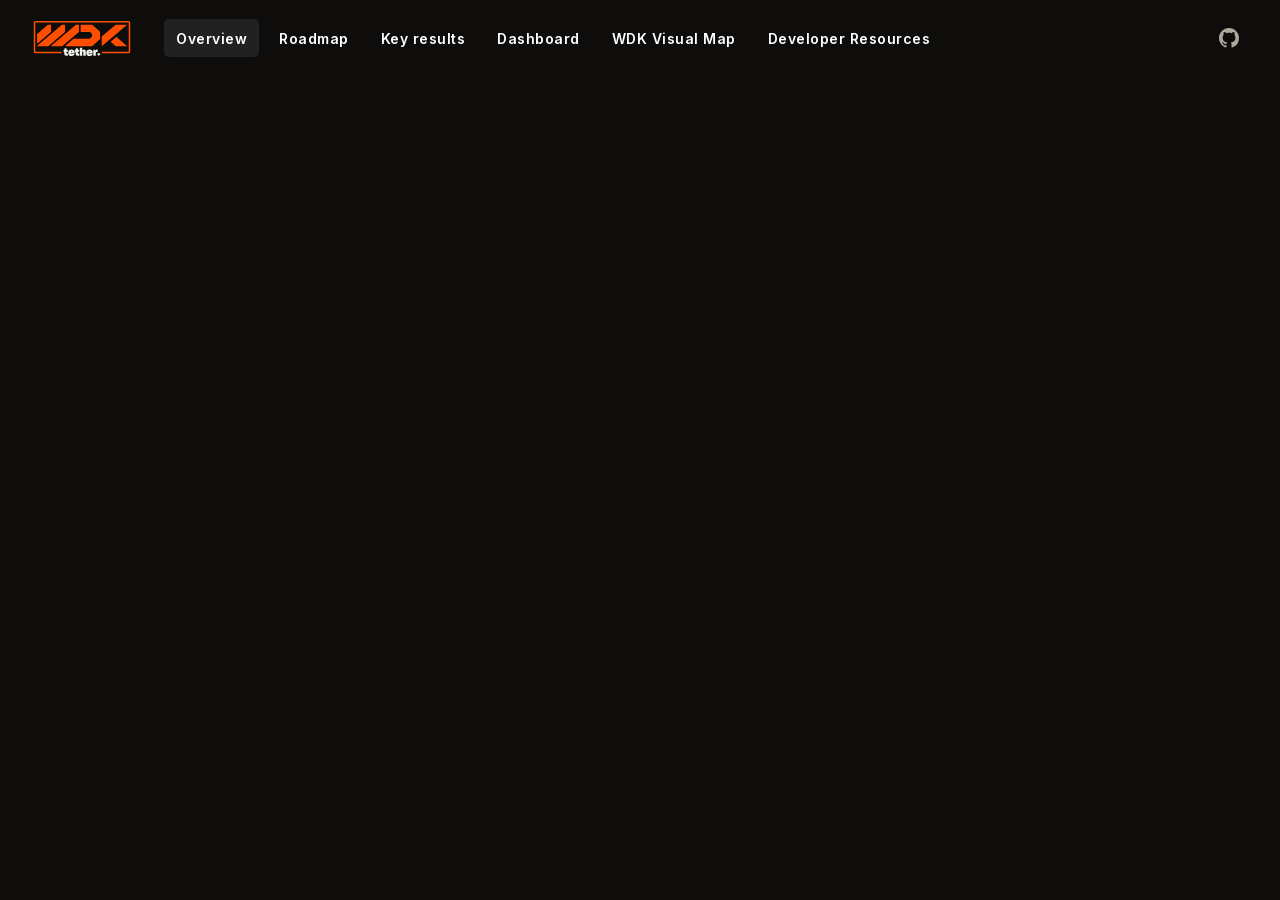
<file: index.html>
<!DOCTYPE html>
<html lang="en">
  <head>
    <meta charset="utf-8" />
    <meta name="viewport" content="width=device-width, initial-scale=1" />
    <title>WDK Atlas</title>
    <!-- Everything loads from this origin: fonts are self-hosted, no scripts are inline, so the policy can be strict. -->
    <meta
      http-equiv="Content-Security-Policy"
      content="default-src 'none'; script-src 'self'; style-src 'self'; font-src 'self'; img-src 'self' data:; connect-src 'self'; base-uri 'self'; form-action 'none'; object-src 'none'; require-trusted-types-for 'script'"
    />
    <meta name="description" content="Where Tether's Wallet Development Kit stands: what ships, what is next, and the numbers behind it, all recomputed from npm and GitHub." />
    <!-- What a pasted link shows wherever someone shares it. The image path is relative so a
         fork previews its own copy; every scraper we care about resolves it against the page. -->
    <meta property="og:type" content="website" />
    <meta property="og:site_name" content="WDK Atlas" />
    <meta property="og:title" content="WDK Atlas: where the Wallet Development Kit stands" />
    <meta property="og:description" content="What ships, what is next, and the numbers behind it. Every number recomputed from npm and GitHub." />
    <meta property="og:image" content="assets/og.png" />
    <meta property="og:image:width" content="1200" />
    <meta property="og:image:height" content="630" />
    <meta property="og:image:alt" content="WDK Atlas: where the Wallet Development Kit stands." />
    <meta name="twitter:card" content="summary_large_image" />
    <meta name="referrer" content="strict-origin-when-cross-origin" />
    <link rel="icon" type="image/svg+xml" href="assets/wdk-logo.svg" />
    <!-- The two faces the first screen is set in: Inter for the text, Space Grotesk standing in
         for the licensed display face in the mission line. Fetched alongside the stylesheet
         rather than after it, so the swap from a fallback happens before anyone reads.
         Deliberately not the latin-ext subsets, 102 KB of accented characters this site almost
         never uses, nor Inconsolata, whose figures arrive lower down and whose fallback is
         metrically close. crossorigin is required even same-origin: fonts fetch anonymously. -->
    <link rel="preload" href="assets/fonts/Inter-latin.woff2" as="font" type="font/woff2" crossorigin />
    <link rel="preload" href="assets/fonts/Space-Grotesk-latin.woff2" as="font" type="font/woff2" crossorigin />
    <link rel="modulepreload" href="app.js?v=137" />
    <link rel="stylesheet" href="page.css?v=137" />
    <link rel="stylesheet" href="styles.css?v=137" />
  </head>
  <body class="wdk-atlas-site">
    <a class="skip-link" href="#main">Skip to content</a>
    <header class="topbar" id="topbar">
      <div class="topbar-inner">
        <div class="topbar-left">
          <a class="brand" href="./" aria-label="WDK Atlas home">
            <img class="brand-logo" src="assets/wdk-logo.svg" alt="WDK" width="170" height="61" />
          </a>
          <button class="nav-toggle" type="button" aria-expanded="false" aria-controls="primary-nav" aria-label="Menu">
            <span class="nav-toggle-bar" aria-hidden="true"></span>
          </button>
          <nav id="primary-nav" aria-label="Primary navigation">
            <ul class="nav">
              <li><a href="./" data-page="overview">Overview</a></li>
              <li><a href="./?page=roadmap" data-page="roadmap">Roadmap</a></li>
              <li><a href="./?page=results" data-page="results">Key results</a></li>
              <li><a href="./?page=dashboard" data-page="dashboard">Dashboard</a></li>
              <li><a href="./?page=map" data-page="map">WDK Visual Map</a></li>
              <li><a href="./?page=dev" data-page="dev">Developer Resources</a></li>
            </ul>
          </nav>
        </div>
        <a class="gh-link" href="https://github.com/G9NCUE/wdk-atlas" aria-label="Atlas source on GitHub">
          <svg viewBox="0 0 16 16" width="20" height="20" aria-hidden="true" fill="currentColor"><path d="M8 0C3.58 0 0 3.58 0 8c0 3.54 2.29 6.53 5.47 7.59.4.07.55-.17.55-.38 0-.19-.01-.82-.01-1.49-2.01.37-2.53-.49-2.69-.94-.09-.23-.48-.94-.82-1.13-.28-.15-.68-.52-.01-.53.63-.01 1.08.58 1.23.82.72 1.21 1.87.87 2.33.66.07-.52.28-.87.51-1.07-1.78-.2-3.64-.89-3.64-3.95 0-.87.31-1.59.82-2.15-.08-.2-.36-1.02.08-2.12 0 0 .67-.21 2.2.82.64-.18 1.32-.27 2-.27.68 0 1.36.09 2 .27 1.53-1.04 2.2-.82 2.2-.82.44 1.1.16 1.92.08 2.12.51.56.82 1.27.82 2.15 0 3.07-1.87 3.75-3.65 3.95.29.25.54.73.54 1.48 0 1.07-.01 1.93-.01 2.2 0 .21.15.46.55.38A8.013 8.013 0 0 0 16 8c0-4.42-3.58-8-8-8z"/></svg>
        </a>
      </div>
    </header>

    <!-- Atlas draws itself in here: site.js calls mount() on this element, exactly as a page
         embedding Atlas would on one of its own. Nothing of Atlas's is written in this file. -->
    <main id="main" tabindex="-1"></main>

    <script defer src="vendor/js-yaml.min.js"></script>
    <script type="module" src="site.js?v=137"></script>
  </body>
</html>
</file>
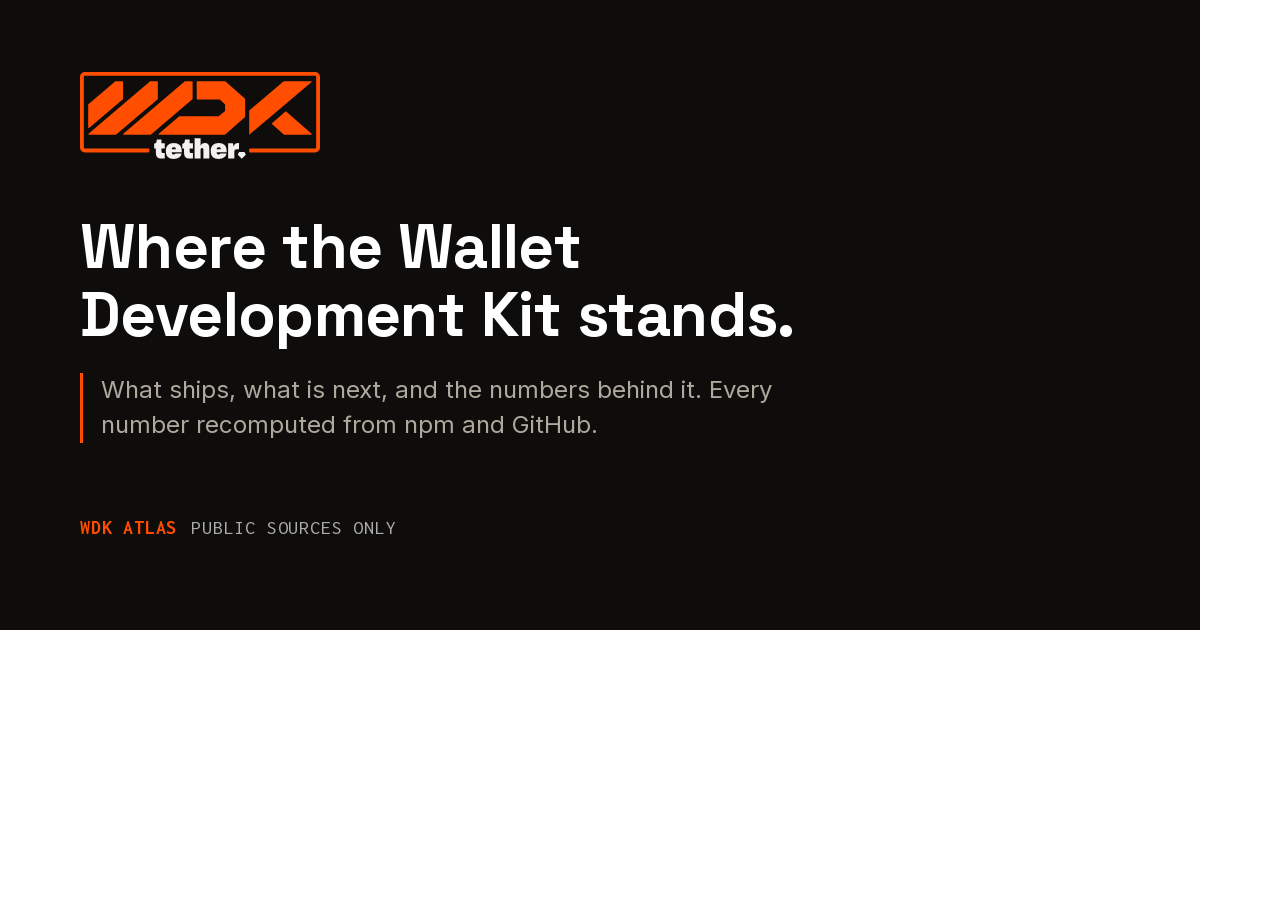
<file: og-source.html>
<!DOCTYPE html>
<html lang="en">
  <head>
    <meta charset="utf-8" />
    <!-- Source for assets/og.png, the image a shared link shows. Rendered at 1200x630 with the
         site's own stylesheet, so the card cannot drift from the design system. Regenerate with
         the command in the README after changing it. -->
    <link rel="stylesheet" href="styles.css" />
    <style>
      html, body { margin: 0; padding: 0; }
      body { width: 1200px; height: 630px; overflow: hidden; }
      .og {
        box-sizing: border-box;
        width: 1200px; height: 630px;
        display: flex; flex-direction: column; justify-content: space-between;
        padding: 72px 80px;
        background: var(--bg);
      }
      .og-logo { width: 240px; height: auto; }
      .og-title {
        margin: 0;
        font-family: var(--font-display);
        font-size: 62px; line-height: 1.1; letter-spacing: -0.01em;
        color: var(--ink);
        max-width: 22ch;
      }
      .og-promise {
        margin: 24px 0 0;
        padding-left: 18px;
        border-left: 3px solid var(--accent);
        font-family: var(--font-sans);
        font-size: 24px; line-height: 1.45;
        color: var(--secondary);
        max-width: 46ch;
      }
      .og-foot {
        display: flex; align-items: baseline; gap: 14px;
        font-family: var(--font-mono);
        font-size: 20px; letter-spacing: 0.04em; text-transform: uppercase;
        color: var(--text-muted);
      }
      .og-foot b { color: var(--accent); font-weight: 700; }
    </style>
  </head>
  <body class="wdk-atlas-site">
    <div class="og">
      <img class="og-logo" src="assets/wdk-logo.svg" alt="" />
      <div>
        <h1 class="og-title">Where the Wallet Development Kit stands.</h1>
        <p class="og-promise">What ships, what is next, and the numbers behind it. Every number recomputed from npm and GitHub.</p>
      </div>
      <p class="og-foot"><b>WDK Atlas</b> <span>Public sources only</span></p>
    </div>
  </body>
</html>
</file>
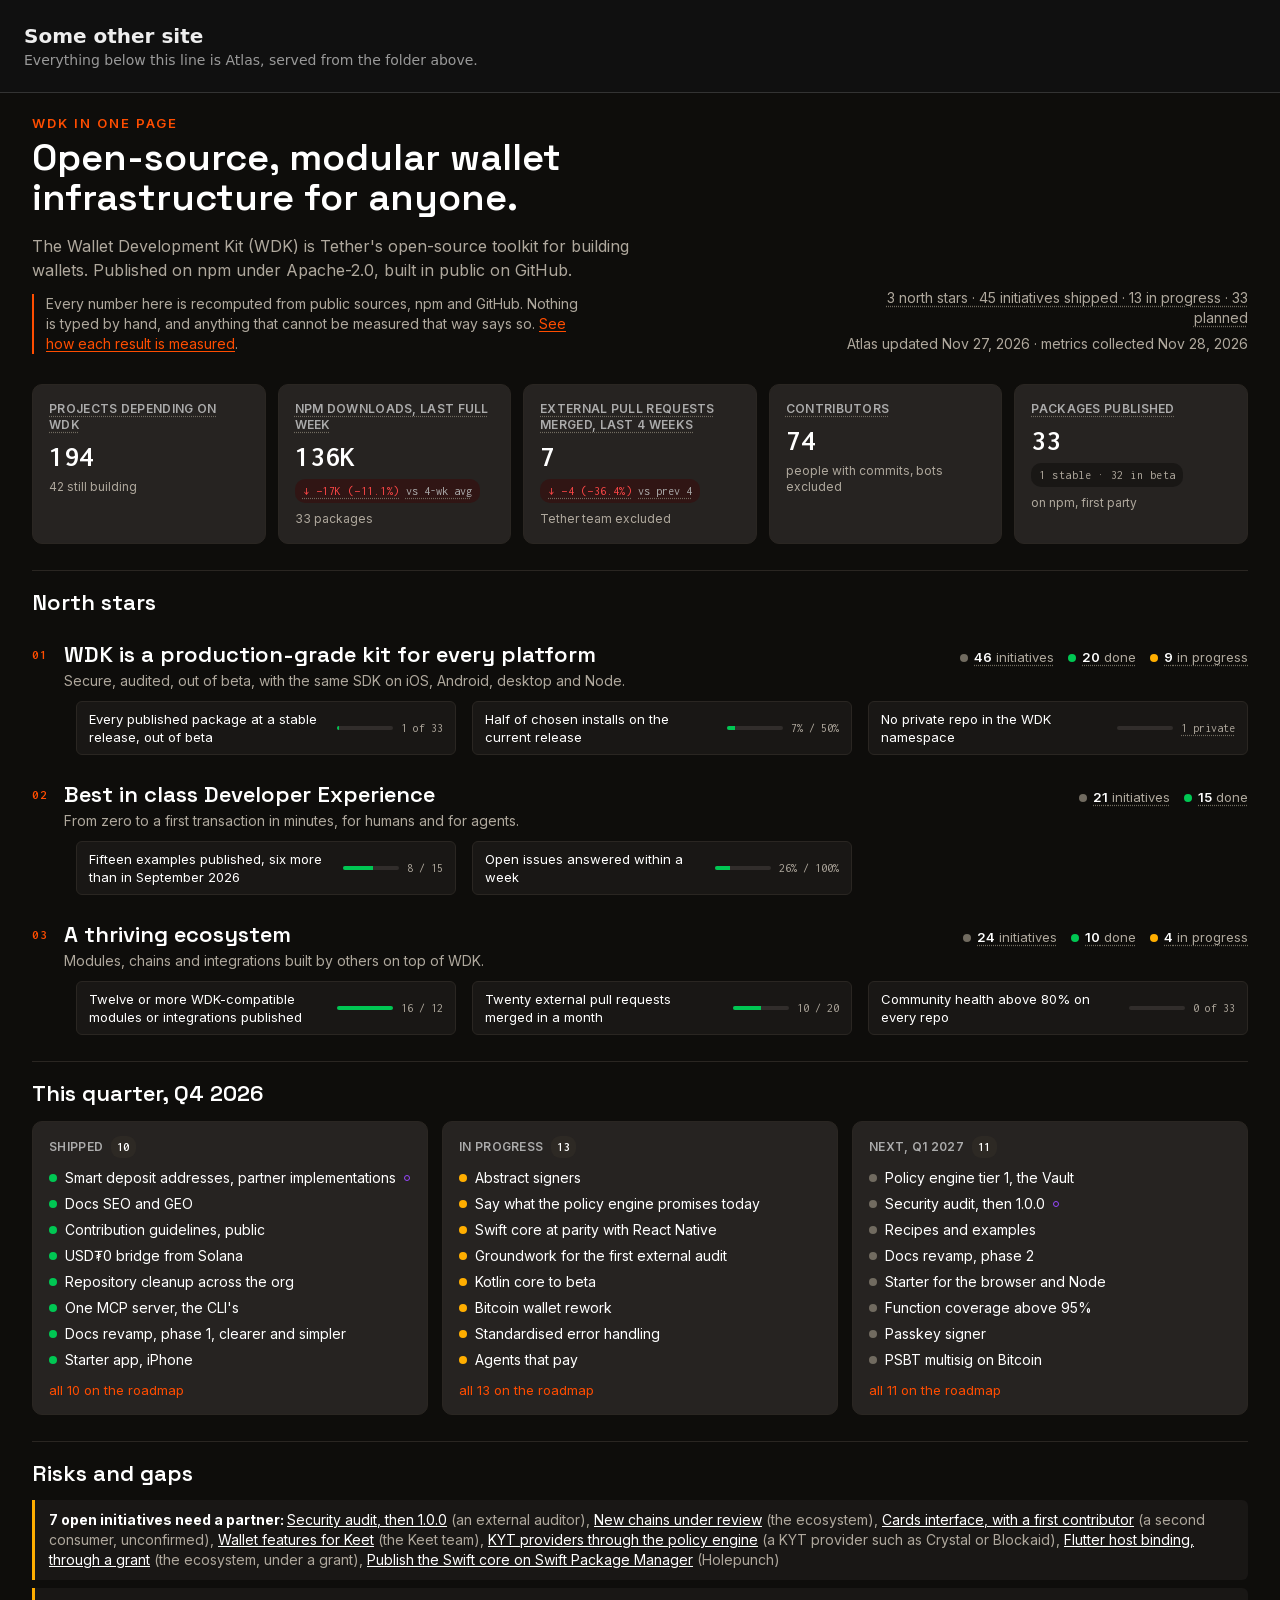
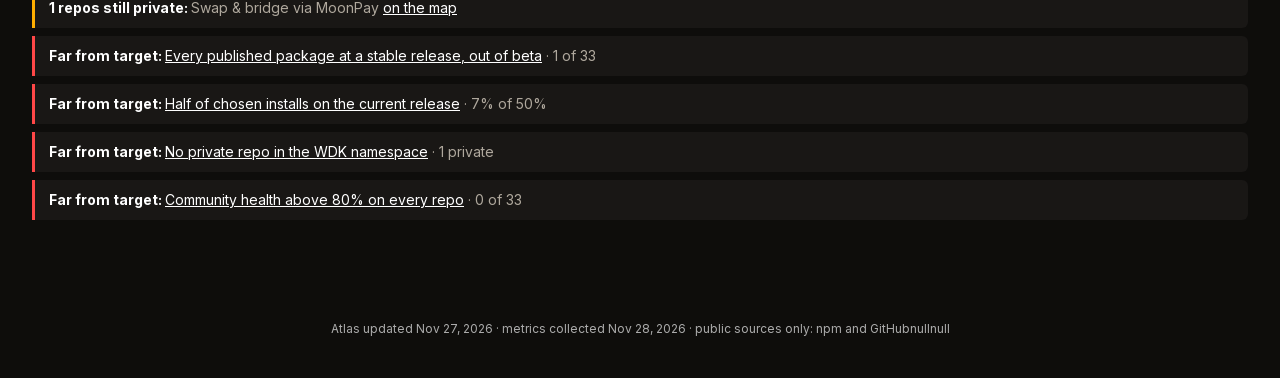
<file: examples/embed.html>
<!DOCTYPE html>
<html lang="en">
  <head>
    <meta charset="utf-8" />
    <title>Atlas embedded in another page</title>
    <!-- Atlas dropped into a page that lives in a different directory. Both the stylesheet and
         the script are loaded from one folder up; the script then finds atlas.yaml and the
         metrics beside itself rather than beside this page, which is the whole point. -->
    <link rel="stylesheet" href="../styles.css?v=137" />
    <style>
      body { margin: 0; font-family: system-ui, sans-serif; background: #101010; color: #eee; }
      .host { padding: 24px; border-bottom: 1px solid #333; }
      .host h1 { margin: 0 0 4px; font-size: 20px; }
      .host p { margin: 0; color: #999; font-size: 14px; }
    </style>
  </head>
  <body>
    <div class="host">
      <h1>Some other site</h1>
      <p>Everything below this line is Atlas, served from the folder above.</p>
    </div>
    <script type="module" src="../app.js?v=137"></script>
  </body>
</html>
</file>
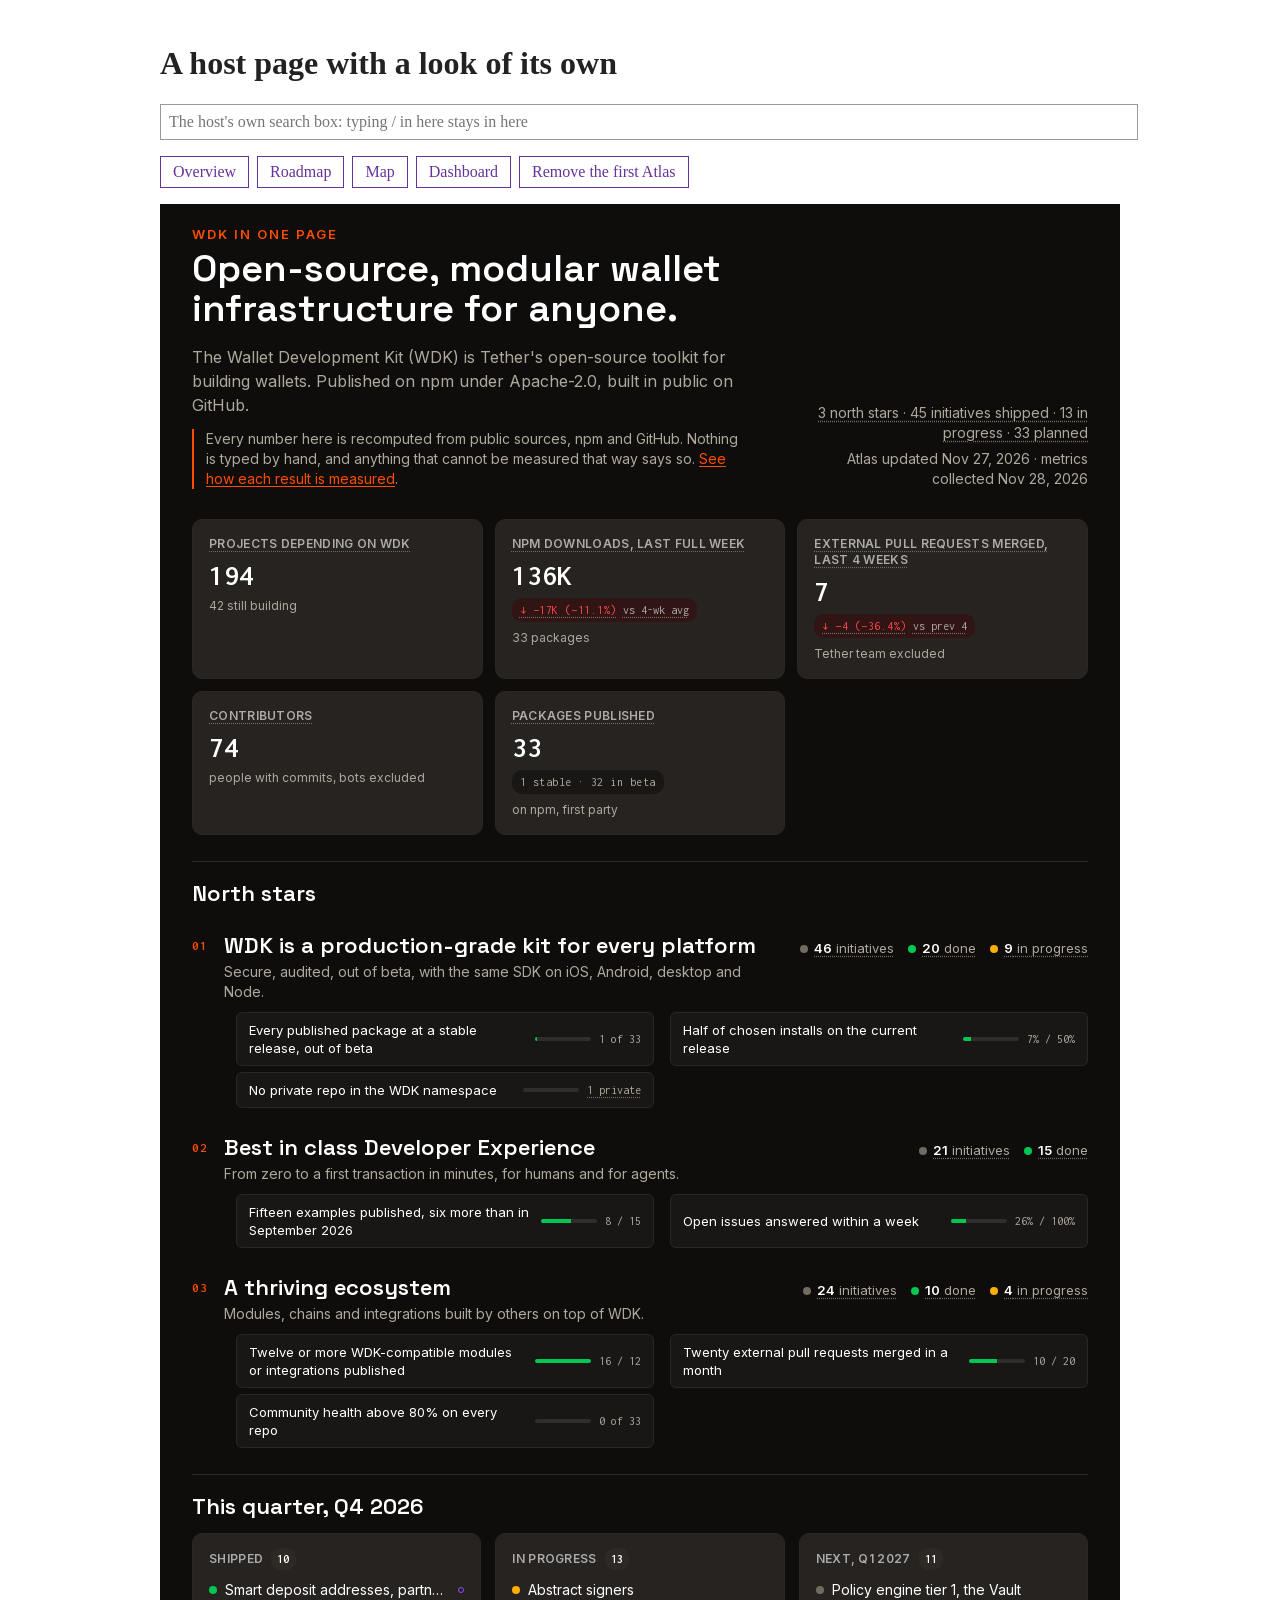
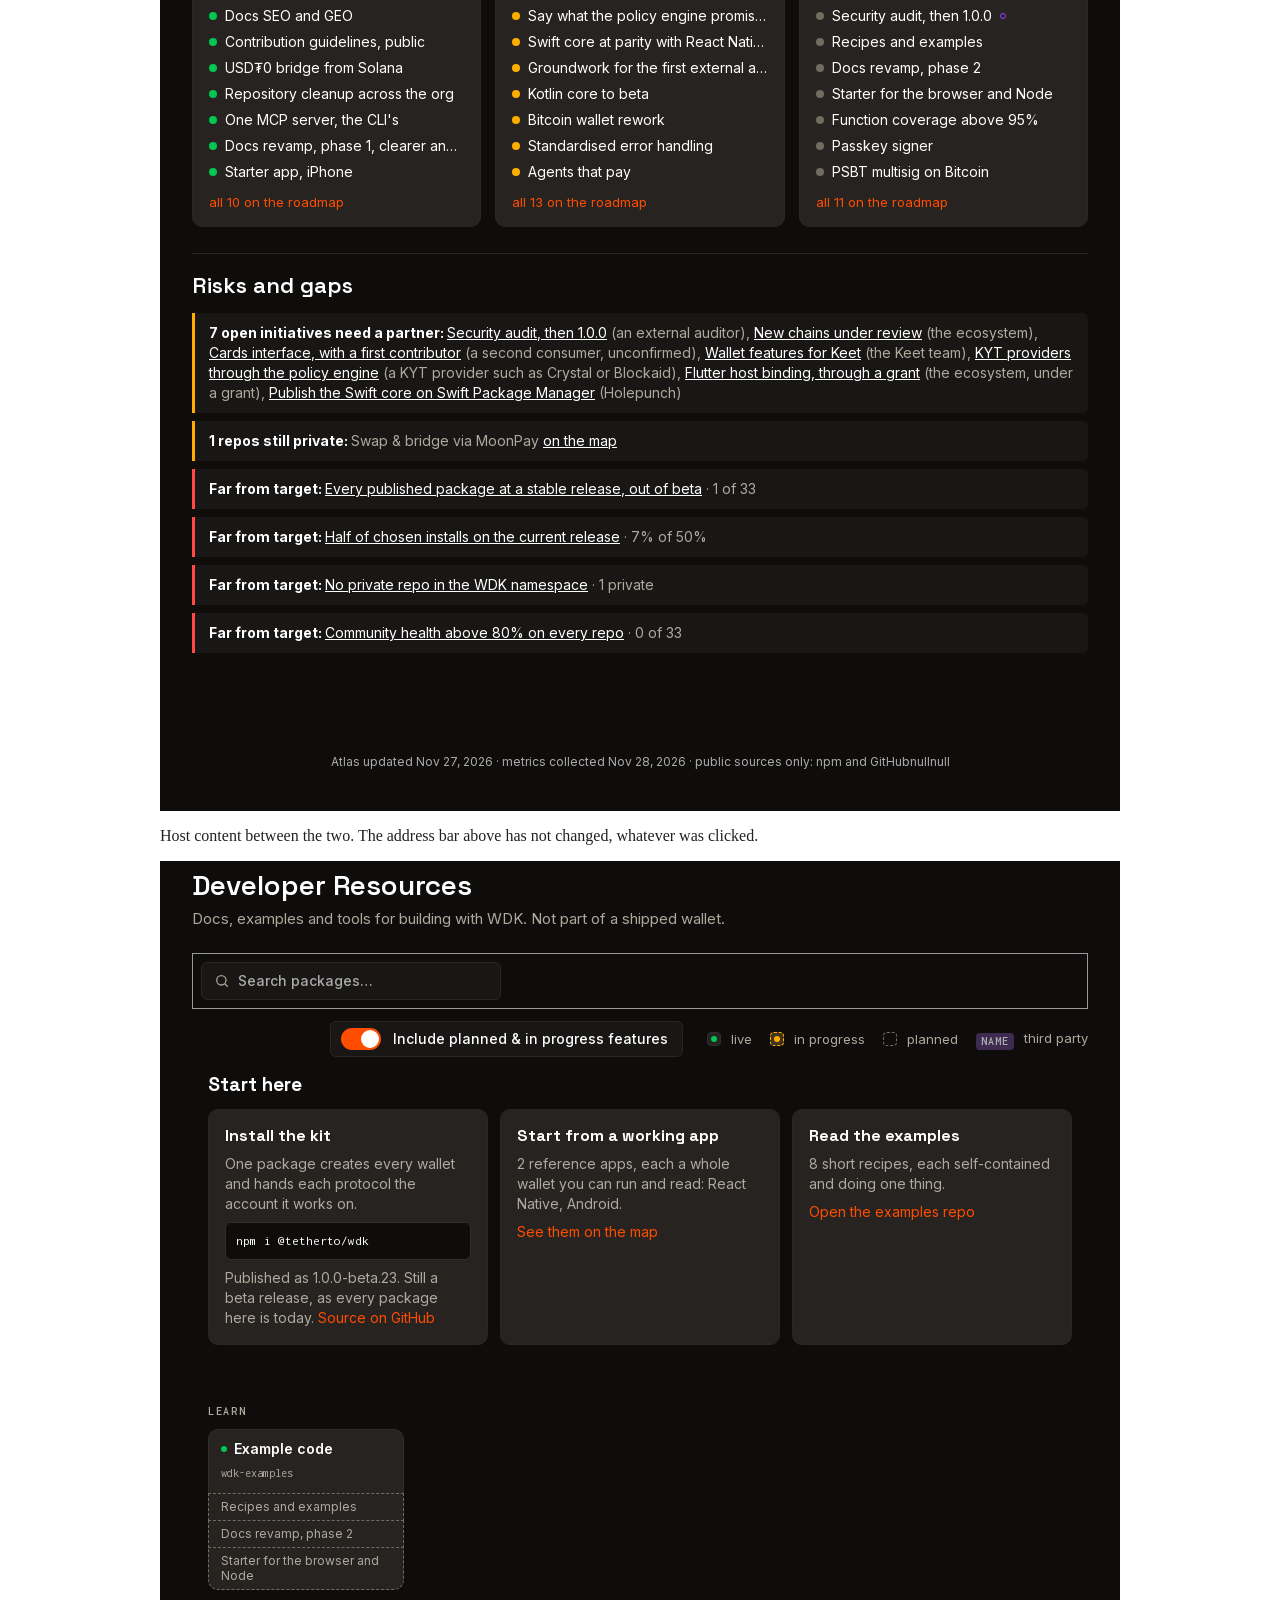
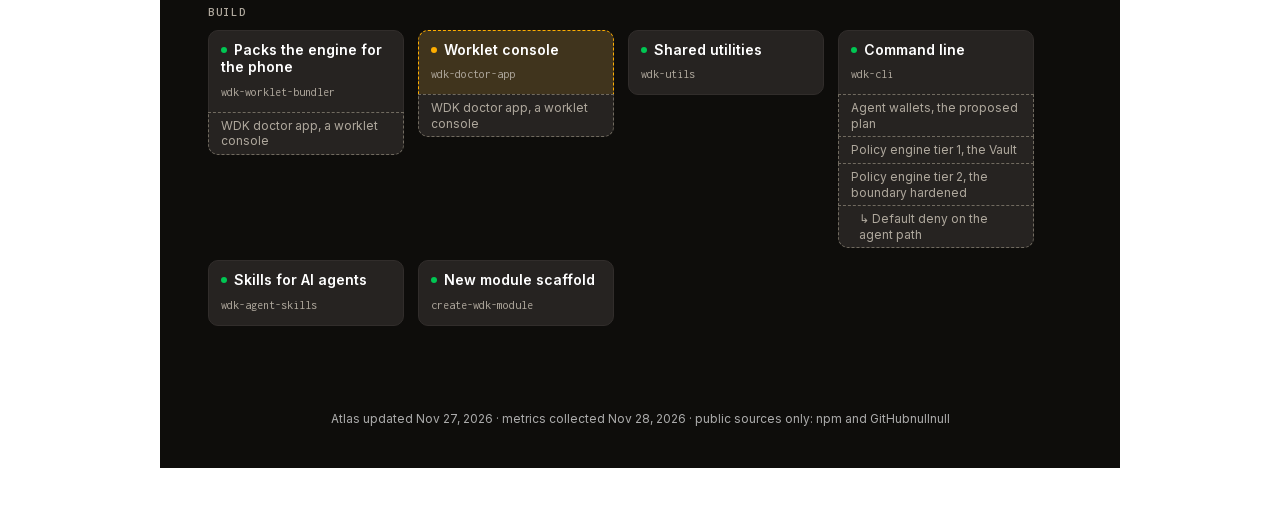
<file: examples/mount.html>
<!DOCTYPE html>
<html lang="en">
  <head>
    <meta charset="utf-8" />
    <meta name="viewport" content="width=device-width, initial-scale=1" />
    <title>Atlas mounted by a host page</title>
    <!-- The other way in. embed.html drops one script tag and takes what it gets; this page imports
         mount() and decides: which page, where, how many, and when it goes away again. The host
         here is deliberately light, with a .nav, a .search and an --accent of its own, which are
         three names Atlas also uses. Neither side should notice the other. -->
    <link rel="stylesheet" href="../styles.css" />
    <style>
      :root { --accent: rebeccapurple; }
      body { margin: 0; font-family: Georgia, serif; background: #fff; color: #222; }
      .host { max-width: 960px; margin: 0 auto; padding: 24px; }
      .nav { display: flex; gap: 8px; margin: 16px 0; }
      .nav button { padding: 6px 12px; border: 1px solid var(--accent); background: none; color: var(--accent); font: inherit; cursor: pointer; }
      .search { width: 100%; padding: 8px; border: 1px solid #999; font: inherit; }
      .slot { margin: 16px 0; }
    </style>
  </head>
  <body>
    <div class="host">
      <h1>A host page with a look of its own</h1>
      <input class="search" placeholder="The host's own search box: typing / in here stays in here" />
      <div class="nav" id="pages">
        <button data-page="overview">Overview</button>
        <button data-page="roadmap">Roadmap</button>
        <button data-page="map">Map</button>
        <button data-page="dashboard">Dashboard</button>
        <button id="remove">Remove the first Atlas</button>
      </div>
      <div class="slot" id="first"></div>
      <p>Host content between the two. The address bar above has not changed, whatever was clicked.</p>
      <div class="slot" id="second"></div>
    </div>
    <script type="module">
      import { mount } from "../app.js";

      let first = mount(document.querySelector("#first"), { page: "overview" });
      mount(document.querySelector("#second"), { page: "dev" });

      document.querySelector("#pages").addEventListener("click", (event) => {
        if (event.target.id === "remove") { first.destroy(); first = null; return; }
        const page = event.target.dataset.page;
        if (page && first) first.setPage(page);
      });
    </script>
  </body>
</html>
</file>
<file: page.css>
/* Rules that belong to a whole page rather than to Atlas: the box model, the colour scheme
   and the body reset. index.html loads this; a host page embedding Atlas does not, so Atlas
   cannot change the box model, force a dark colour scheme, or repaint the background of a
   site that merely includes it. */
* {
  box-sizing: border-box;
}

html {
  color-scheme: dark;
}

html,
body {
  margin: 0;
}

body {
  background-color: var(--bg);
}

/* Typography for the site's own pages. Atlas's frame carries its own copy, so an embedding
   host keeps the type it already had. */
body {
  color: var(--ink);
  font-family: var(--font-sans);
  font-size: 15px;
  line-height: 20px;
  -webkit-font-smoothing: antialiased;
}

/* ---- The site's own furniture: top bar, navigation, skip link ----------------------------------
   These lived in styles.css, which follows Atlas into every page that embeds it, and a host has
   a .nav and a .brand of its own. */

.topbar {
  position: sticky;
  top: 0;
  z-index: 5;
  width: 100%;
  border-bottom: 1px solid transparent;
  background: transparent;
  transition: background-color 0.2s, border-color 0.2s, backdrop-filter 0.2s;
}

.topbar.is-scrolled {
  background: color-mix(in srgb, var(--bg) 85%, transparent);
  border-bottom-color: var(--line);
  backdrop-filter: blur(12px);
  -webkit-backdrop-filter: blur(12px);
}

.topbar-inner {
  display: flex;
  align-items: center;
  justify-content: space-between;
  height: 76px;
  padding: 0 32px;
}

.topbar-left {
  display: flex;
  align-items: center;
  gap: 32px;
}

.brand {
  display: inline-flex;
  flex: none;
  width: 100px;
  height: 35px;
  border-radius: 4px;
}

.brand:focus-visible {
  outline: 2px solid var(--accent);
  outline-offset: 4px;
}

.brand-logo {
  display: block;
  width: 100%;
  height: 100%;
}

.nav {
  display: flex;
  align-items: center;
  gap: 8px;
  margin: 0;
  padding: 0;
  list-style: none;
}

.nav a {
  display: inline-flex;
  align-items: center;
  height: 38px;
  padding: 10px 12px;
  border-radius: var(--radius-btn);
  color: var(--ink);
  text-decoration: none;
  font-size: 14px;
  font-weight: 600;
  line-height: 19px;
  letter-spacing: 0.5px;
  transition: background-color 0.2s ease-out;
}

.nav a:hover,
.nav a[aria-current] {
  background: var(--dark-grey);
}

.nav a:focus-visible {
  outline: 2px solid var(--accent);
  outline-offset: 2px;
}

/* Out of the way until someone tabs to it, then the first thing they meet. Without it a
   keyboard reader crosses the whole navigation on every page before reaching the content. */
.skip-link {
  position: absolute;
  left: 16px;
  top: -64px;
  z-index: 100;
  padding: 10px 14px;
  border-radius: var(--radius-control);
  background: var(--accent);
  color: var(--bg);
  font: 600 14px/1 var(--font-sans);
  text-decoration: none;
  transition: top 0.15s ease;
}

.skip-link:focus {
  top: 12px;
}

main:focus {
  outline: none;
}

/* ---- GitHub link, top right of the bar -------------------------------------------------------- */
.gh-link {
  display: inline-flex;
  align-items: center;
  justify-content: center;
  width: 38px;
  height: 38px;
  margin-left: auto;
  border-radius: var(--radius-btn);
  color: var(--secondary);
  transition: color 0.2s, background-color 0.2s;
}

.gh-link:hover {
  color: var(--ink);
  background: var(--white-5);
}

.gh-link:focus-visible {
  outline: 2px solid var(--accent);
  outline-offset: 2px;
}

/* ---- Menu button: the nav folds behind it on narrow screens ------------------------------------ */
.nav-toggle { display: none; }

@media (max-width: 1024px) {
  .topbar-inner { position: relative; }
  .topbar-left { flex: 1 1 auto; justify-content: space-between; gap: 12px; }
  .nav-toggle { display: inline-flex; align-items: center; justify-content: center; width: 40px; height: 40px; margin-left: auto; padding: 0; border: 1px solid var(--line); border-radius: var(--radius-control); background: var(--surface); cursor: pointer; }
  .nav-toggle:focus-visible { outline: 2px solid var(--accent); outline-offset: 2px; }
  .nav-toggle-bar, .nav-toggle-bar::before, .nav-toggle-bar::after { display: block; width: 18px; height: 2px; border-radius: 1px; background: var(--ink); transition: transform 0.2s ease, background-color 0.2s ease; }
  .nav-toggle-bar { position: relative; }
  .nav-toggle-bar::before, .nav-toggle-bar::after { content: ""; position: absolute; left: 0; }
  .nav-toggle-bar::before { top: -6px; }
  .nav-toggle-bar::after { top: 6px; }
  .nav-toggle[aria-expanded="true"] .nav-toggle-bar { background: transparent; }
  .nav-toggle[aria-expanded="true"] .nav-toggle-bar::before { transform: translateY(6px) rotate(45deg); }
  .nav-toggle[aria-expanded="true"] .nav-toggle-bar::after { transform: translateY(-6px) rotate(-45deg); }
  #primary-nav { display: none; position: absolute; top: 100%; right: 0; left: 0; padding: 6px 16px 14px; border-bottom: 1px solid var(--line); background: var(--bg); box-shadow: var(--shadow-pop); }
  .nav { flex-direction: column; align-items: stretch; gap: 2px; }
  .nav a { height: 44px; padding: 0 12px; font-size: 16px; }
}

@media (max-width: 900px) {
  .topbar-inner {
    padding-left: 16px;
    padding-right: 16px;
  }
}

/* styles.css honours this inside Atlas's frame, and only there, so that it cannot still a host's
   animations. The bar above the frame is this site's, so it is asked here as well. */
@media (prefers-reduced-motion: reduce) {
  .topbar,
  .topbar *,
  .skip-link {
    transition-duration: 0.01ms !important;
  }
}

/* How far down Atlas's sticky headers stop: under this site's top bar. A host with a bar of its
   own sets the same property; one without leaves it at zero. */
.wdk-atlas {
  --wdk-atlas-sticky-top: 76px;
}

/* The top bar folds its navigation behind a button on a narrow screen. Only this site has one. */
@media (max-width: 1024px) {
  body.menu-open #primary-nav { display: block; }
  body.menu-open .topbar { background: var(--bg); border-bottom-color: var(--line); }
}

@media print {
  body { background: #fff; }

  /* Controls cannot be operated on paper. */
  .topbar,
  .skip-link,
  .nav-toggle { display: none !important; }
}
</file>
<file: styles.css>
/* Self-hosted fonts (SIL Open Font License), latin and latin-ext subsets. Nothing loads from a third party. */
@font-face {
  font-family: "Inconsolata";
  font-style: normal;
  font-weight: 400 700;
  font-display: swap;
  src: url("assets/fonts/Inconsolata-latin-ext.woff2") format("woff2");
  unicode-range: U+0100-02BA, U+02BD-02C5, U+02C7-02CC, U+02CE-02D7, U+02DD-02FF, U+0304, U+0308, U+0329, U+1D00-1DBF, U+1E00-1E9F, U+1EF2-1EFF, U+2020, U+20A0-20AB, U+20AD-20C0, U+2113, U+2C60-2C7F, U+A720-A7FF;
}
@font-face {
  font-family: "Inconsolata";
  font-style: normal;
  font-weight: 400 700;
  font-display: swap;
  src: url("assets/fonts/Inconsolata-latin.woff2") format("woff2");
  unicode-range: U+0000-00FF, U+0131, U+0152-0153, U+02BB-02BC, U+02C6, U+02DA, U+02DC, U+0304, U+0308, U+0329, U+2000-206F, U+20AC, U+2122, U+2191, U+2193, U+2212, U+2215, U+FEFF, U+FFFD;
}
@font-face {
  font-family: "Inter";
  font-style: normal;
  font-weight: 400 700;
  font-display: swap;
  src: url("assets/fonts/Inter-latin-ext.woff2") format("woff2");
  unicode-range: U+0100-02BA, U+02BD-02C5, U+02C7-02CC, U+02CE-02D7, U+02DD-02FF, U+0304, U+0308, U+0329, U+1D00-1DBF, U+1E00-1E9F, U+1EF2-1EFF, U+2020, U+20A0-20AB, U+20AD-20C0, U+2113, U+2C60-2C7F, U+A720-A7FF;
}
@font-face {
  font-family: "Inter";
  font-style: normal;
  font-weight: 400 700;
  font-display: swap;
  src: url("assets/fonts/Inter-latin.woff2") format("woff2");
  unicode-range: U+0000-00FF, U+0131, U+0152-0153, U+02BB-02BC, U+02C6, U+02DA, U+02DC, U+0304, U+0308, U+0329, U+2000-206F, U+20AC, U+2122, U+2191, U+2193, U+2212, U+2215, U+FEFF, U+FFFD;
}
@font-face {
  font-family: "Space Grotesk";
  font-style: normal;
  font-weight: 500 700;
  font-display: swap;
  src: url("assets/fonts/Space-Grotesk-latin-ext.woff2") format("woff2");
  unicode-range: U+0100-02BA, U+02BD-02C5, U+02C7-02CC, U+02CE-02D7, U+02DD-02FF, U+0304, U+0308, U+0329, U+1D00-1DBF, U+1E00-1E9F, U+1EF2-1EFF, U+2020, U+20A0-20AB, U+20AD-20C0, U+2113, U+2C60-2C7F, U+A720-A7FF;
}
@font-face {
  font-family: "Space Grotesk";
  font-style: normal;
  font-weight: 500 700;
  font-display: swap;
  src: url("assets/fonts/Space-Grotesk-latin.woff2") format("woff2");
  unicode-range: U+0000-00FF, U+0131, U+0152-0153, U+02BB-02BC, U+02C6, U+02DA, U+02DC, U+0304, U+0308, U+0329, U+2000-206F, U+20AC, U+2122, U+2191, U+2193, U+2212, U+2215, U+FEFF, U+FFFD;
}

/* The design tokens, byte-identical to the ones wdk.tether.io ships. They used to sit on :root,
   which handed --bg, --ink and --accent to every page that included this file, and those are
   names a host is likely to be using already. They are declared on Atlas's frame, and on the
   body of this site, whose top bar is drawn from them too. */
.wdk-atlas,
.wdk-atlas-site {
  --bg: hsl(40 12% 5%);
  --surface: hsl(30 8% 9%);
  --card: hsl(24 7% 14%);
  --card-elevated: hsl(33 11% 16%);
  --ink: hsl(0 0% 100%);
  --secondary: hsl(37 10% 65%);
  --muted: hsl(38 8% 41%);
  /* wdk.tether.io keeps two greys: this one, and the lighter one its .text-muted class actually
     resolves to. Small print uses the lighter one there, so it does here too. --muted stays for
     rules, dots and outlines, where nothing has to be read. */
  --text-muted: hsl(0 0% 67%);
  --line: hsl(30 10% 15%);
  --line-subtle: hsl(24 7% 18%);
  --accent: hsl(18 100% 50%);
  --accent-hover: hsl(18 100% 45%);
  --success: hsl(145 100% 39%);
  --warning: hsl(41 100% 50%);
  --error: hsl(0 100% 64%);
  --purple: hsl(266 100% 64%);
  --wip-fill: color-mix(in srgb, var(--warning) 12%, var(--card));
  --wip-line: var(--warning);
  --planned-fill: var(--card);
  --planned-line: var(--muted);
  /* Chart series, from the reference design system rather than picked for these charts: its
     teal, its amber and its green. The blue, green and amber they replace were outside the
     palette and read as foreign next to the orange. Teal and amber are the pair that ever
     appears side by side, 129 degrees apart in hue; green only ever draws on its own. All
     three clear 7.9:1 on a card, where the old three sat between 4.3 and 5.1. */
  --chart-1: hsl(170 82% 49%);
  --chart-2: hsl(41 100% 50%);
  --chart-3: hsl(151 64% 51%);
  --ecosystem: var(--purple);
  --dark-grey: hsl(0 0% 13%);
  --white-5: hsl(0 0% 100% / 0.05);
  --white-8: hsl(0 0% 100% / 0.08);
  --shadow-pop: 0 8px 24px rgb(0 0 0 / 0.4);
  --radius-card: 10px;
  --radius-control: 6px;
  --radius-btn: 5px;
  --radius-btn-primary: 4px;
  --btn-height: 36px;
  --btn-sm-height: 30px;
  --font-sans: Inter, "Inter Fallback", ui-sans-serif, system-ui, sans-serif;
  /* Sharp Grotesk is Tether's licensed display face and is not bundled here. */
  --font-display: "Sharp Grotesk", sharpGrotesk, "Space Grotesk", Inter, sans-serif;
  --font-mono: Inconsolata, ui-monospace, monospace;
  --module-width: 196px;
}

/* Print inks. Beside the screen tokens rather than inside the frame's rules, because they are
   the same declaration for a different medium. */
@media print {
  .wdk-atlas,
  .wdk-atlas-site {
    --bg: #fff;
    --surface: #fff;
    --card: #fff;
    --card-elevated: #fff;
    --ink: #000;
    --secondary: hsl(37 10% 30%);
    --text-muted: hsl(37 8% 35%);
    --muted: hsl(37 8% 45%);
    --line: hsl(37 8% 80%);
    --line-subtle: hsl(37 8% 88%);
    --accent: hsl(18 100% 32%);
    --accent-hover: hsl(18 100% 32%);
    --success: hsl(145 100% 26%);
    --warning: hsl(41 100% 30%);
    --error: hsl(0 100% 38%);
    --purple: hsl(266 60% 40%);
    --chart-1: hsl(170 82% 28%);
    --chart-2: hsl(41 100% 32%);
    --chart-3: hsl(151 64% 28%);
    --shadow-pop: none;
    --white-5: hsl(37 8% 94%);
    --white-8: hsl(37 8% 92%);
  }
}

@keyframes wdk-atlas-card-glow {
  0% {
    border-color: var(--accent);
    box-shadow: 0 0 0 3px color-mix(in srgb, var(--accent) 55%, transparent), 0 0 32px color-mix(in srgb, var(--accent) 45%, transparent);
  }
  60% {
    border-color: var(--accent);
    box-shadow: 0 0 0 3px color-mix(in srgb, var(--accent) 35%, transparent), 0 0 24px color-mix(in srgb, var(--accent) 25%, transparent);
  }
  100% {
    box-shadow: 0 0 0 0 transparent, 0 0 0 transparent;
  }
}

/* The frame: what mount() builds, and the one root every rule below is reached through. It
   carries its own type, colour and background, because a host's are not ours to assume: on a
   white page Atlas's white ink used to disappear. */
.wdk-atlas {
  position: relative; /* the drawer is placed against this */
  color: var(--ink);
  background: var(--bg);
  color-scheme: dark;
  font-family: var(--font-sans);
  font-size: 15px;
  line-height: 20px;
  -webkit-font-smoothing: antialiased;
}

/* Everything else. Nested, so that .search, .legend, .tile and the rest cannot meet a host's
   rules of the same name in either direction, and a bare h1 here is Atlas's h1 only. */
.wdk-atlas {
  /* Elements only. The site never reset its pseudo-elements, so its chevrons are drawn
     content-box, and the site is the reference: an embed now matches it to the pixel. */
  &,
  & * {
    box-sizing: border-box;
  }

  .site-header {
    display: flex;
    flex-wrap: wrap;
    justify-content: space-between;
    align-items: flex-start;
    gap: 24px;
    padding: 8px 32px 8px;
  }

  h1:empty,
  .subtitle:empty {
    display: none;
  }

  .visually-hidden {
    position: absolute;
    width: 1px;
    height: 1px;
    margin: -1px;
    padding: 0;
    overflow: hidden;
    clip: rect(0 0 0 0);
    white-space: nowrap;
    border: 0;
  }

  .roadmap-page {
    display: flex;
    flex-direction: column;
    gap: 28px;
    padding: 0 16px;
  }

  &.page-roadmap .atlas {
    max-width: none;
  }

  &.page-roadmap .poster {
    min-width: 0;
  }

  /* Timeline geometry: four columns of at least --col-min; below that the timeline scrolls sideways. */
  .timeline-head,
  .timeline-track {
    --col-min: 248px;
    min-width: calc(var(--cols, 4) * var(--col-min) + (var(--cols, 4) - 1) * 16px);
  }

  .timeline-track {
    display: flex;
    flex-direction: column;
    gap: 28px;
  }

  .timeline-head-wrap {
    position: sticky;
    top: var(--wdk-atlas-sticky-top, 0px);
    z-index: 2;
    overflow: hidden;
    background: var(--bg);
  }

  .timeline-scroll {
    overflow-x: auto;
    overscroll-behavior-x: contain;
    scrollbar-width: thin;
    scrollbar-color: var(--muted) transparent;
  }

  .timeline-track .star-head {
    position: sticky;
    left: 0;
    width: min(100%, var(--viewport, 100%));
    background: var(--bg);
  }

  &.page-roadmap .site-header {
    padding-top: 0;
  }

  /* Mission and view switch */
  .roadmap-intro {
    display: flex;
    align-items: flex-end;
    justify-content: space-between;
    gap: 32px;
    padding: 8px 0 4px;
  }

  .roadmap-controls {
    display: flex;
    flex: 1 1 auto;
    flex-wrap: wrap;
    align-items: center;
    justify-content: flex-end;
    gap: 12px;
    min-width: 0;
  }

  .search {
    position: relative;
    display: flex;
    align-items: center;
  }

  .search-input {
    width: 260px;
    height: 38px;
    padding: 0 72px 0 36px;
    border: 1px solid var(--line);
    border-radius: var(--radius-control);
    background: var(--surface) no-repeat 12px center / 16px 16px;
    background-image: url("data:image/svg+xml,%3Csvg xmlns='http://www.w3.org/2000/svg' viewBox='0 0 24 24' fill='none' stroke='%23a89e8f' stroke-width='2' stroke-linecap='round'%3E%3Ccircle cx='11' cy='11' r='7'/%3E%3Cpath d='m20 20-3.5-3.5'/%3E%3C/svg%3E");
    color: var(--ink);
    font: 500 14px/20px var(--font-sans);
  }

  .search-input::placeholder {
    color: var(--text-muted);
  }

  .search-input:focus {
    outline: none;
    border-color: var(--accent);
  }

  .search-input::-webkit-search-cancel-button {
    -webkit-appearance: none;
    width: 14px;
    height: 14px;
    background: url("data:image/svg+xml,%3Csvg xmlns='http://www.w3.org/2000/svg' viewBox='0 0 24 24' fill='none' stroke='%23a89e8f' stroke-width='2.5' stroke-linecap='round'%3E%3Cpath d='M6 6l12 12M18 6 6 18'/%3E%3C/svg%3E") center / contain no-repeat;
    cursor: pointer;
  }

  .search-count {
    position: absolute;
    right: 36px;
    font-family: var(--font-mono);
    font-size: 12px;
    letter-spacing: 0.04em;
    text-transform: uppercase;
    color: var(--secondary);
    pointer-events: none;
  }

  .view-toggle {
    display: flex;
    flex: none;
    gap: 4px;
    padding: 3px;
    border: 1px solid var(--line);
    border-radius: var(--radius-control);
    background: var(--surface);
  }

  .view-toggle a {
    display: inline-flex;
    align-items: center;
    gap: 8px;
    height: 32px;
    padding: 0 14px;
    border-radius: var(--radius-btn);
    color: var(--secondary);
    text-decoration: none;
    font-size: 14px;
    font-weight: 600;
    letter-spacing: 0.5px;
  }

  .view-toggle a:hover {
    color: var(--ink);
  }

  .view-toggle a[aria-current] {
    color: var(--ink);
    background: var(--dark-grey);
  }

  /* Status filter: a legend you can switch. Off = dimmed, hollow dot, cards of that status hidden. */
  .status-filter {
    display: flex;
    flex: none;
    gap: 4px;
    padding: 3px;
    border: 1px solid var(--line);
    border-radius: var(--radius-control);
    background: var(--surface);
  }

  .status-toggle {
    display: inline-flex;
    align-items: center;
    gap: 8px;
    height: 32px;
    padding: 0 12px;
    border: 0;
    border-radius: var(--radius-btn);
    background: transparent;
    color: var(--ink);
    font: 600 14px/1 var(--font-sans);
    letter-spacing: 0.5px;
    cursor: pointer;
    transition: color 0.15s ease, opacity 0.15s ease;
  }

  .status-toggle:hover {
    background: var(--card-elevated);
  }

  .status-toggle:focus-visible {
    outline: 2px solid var(--accent);
    outline-offset: -2px;
  }

  .status-toggle .state-dot {
    flex: none;
    box-shadow: 0 0 0 1px transparent;
    transition: background 0.15s ease, box-shadow 0.15s ease;
  }

  .status-toggle[aria-pressed="false"] {
    color: var(--text-muted);
  }

  /* Quarter chips: which columns the timeline draws. Same switch as the status legend, no dot;
     the column on screen is the chip that is on, so the chip carries a filled background. */
  .quarter-bar {
    display: flex;
    flex-wrap: wrap;
    align-items: center;
    gap: 12px;
    margin: 0 0 12px;
  }

  .quarter-bar-label {
    color: var(--text-muted);
    font: 600 13px/1 var(--font-sans);
    letter-spacing: 0.5px;
    text-transform: uppercase;
  }

  .quarter-filter {
    flex-wrap: wrap;
  }

  .status-toggle.quarter[aria-pressed="true"] {
    background: var(--card-elevated);
  }

  .status-toggle.quarter.is-now[aria-pressed="true"] {
    box-shadow: inset 0 -2px 0 var(--accent);
  }

  .status-toggle.quarter-all {
    color: var(--text-muted);
  }

  .status-toggle[aria-pressed="false"] .state-dot {
    background: transparent;
    box-shadow: inset 0 0 0 1.5px var(--muted);
  }

  .status-toggle[aria-pressed="false"] .view-count {
    opacity: 0.5;
  }

  .star-tally li.off {
    opacity: 0.4;
  }

  .view-count {
    padding: 1px 6px;
    border-radius: 9px;
    background: var(--card-elevated);
    font-family: var(--font-mono);
    font-size: 12px;
    color: var(--ink);
  }

  .backlog-note {
    margin: 0;
    padding: 10px 0;
    border-bottom: 1px solid var(--line);
    font-size: 13px;
    color: var(--secondary);
  }

  .backlog-grid {
    display: grid;
    grid-template-columns: repeat(auto-fill, minmax(280px, 1fr));
    gap: 12px;
  }

  .mission {
    padding: 0;
  }

  .mission .eyebrow {
    margin: 0 0 8px;
    font-size: 13px;
    font-weight: 600;
    line-height: 1;
    letter-spacing: 2px;
    text-transform: uppercase;
    color: var(--accent);
  }

  .mission-text {
    margin: 0;
    max-width: 24ch;
    font-family: var(--font-display);
    font-size: 38px;
    font-weight: 600;
    line-height: 1.05;
    letter-spacing: 0;
    color: var(--ink);
  }

  .mission-sub {
    margin: 12px 0 0;
    font-size: 14px;
    line-height: 20px;
    color: var(--secondary);
  }

  /* Timeline header, shared by every row */
  .timeline-head,
  .timeline-grid {
    display: grid;
    grid-template-columns: repeat(var(--cols, 4), minmax(0, 1fr));
    gap: 16px;
  }

  .timeline-head {
    padding: 10px 0;
    border-bottom: 1px solid var(--line);
  }

  .timeline-quarter {
    display: flex;
    align-items: center;
    justify-content: center;
    gap: 8px;
    padding: 0 8px;
    font-size: 13px;
    font-weight: 600;
    line-height: 1;
    letter-spacing: 2px;
    text-transform: uppercase;
    color: var(--text-muted);
  }

  .timeline-quarter.is-now {
    color: var(--ink);
  }

  .now-mark {
    padding: 3px 6px;
    border-radius: var(--radius-btn);
    background: var(--accent);
    color: #fff;
    font-size: 12px;
    letter-spacing: 0.4px;
  }

  /* One row per north star */
  .star-row {
    display: block;
    padding: 14px 0 10px;
    border-top: 1px solid var(--line);
  }

  .star-row[open] {
    padding-bottom: 8px;
  }

  .star-head {
    display: flex;
    align-items: flex-start;
    gap: 16px;
    margin: 0 -10px;
    padding: 6px 10px;
    border-radius: var(--radius-control);
    list-style: none;
    cursor: pointer;
    transition: background-color 0.15s;
  }

  .star-head::-webkit-details-marker {
    display: none;
  }

  .star-head:hover {
    background: var(--white-5);
  }

  .star-head:focus-visible {
    outline: 2px solid var(--accent);
    outline-offset: 2px;
  }

  .star-title::after {
    content: "";
    display: inline-block;
    width: 9px;
    height: 9px;
    margin: 0 0 4px 12px;
    border-right: 2px solid var(--secondary);
    border-bottom: 2px solid var(--secondary);
    transform: rotate(-45deg);
    transition: transform 0.2s ease;
    vertical-align: middle;
  }

  details[open] > .star-head .star-title::after {
    margin-bottom: 0;
    transform: translateY(-3px) rotate(45deg);
  }

  .star-row[data-matches="0"] > .star-head {
    opacity: 0.45;
  }

  .star-row .timeline-grid,
  .star-row .backlog-grid {
    margin-top: 4px;
  }

  .star-index {
    flex: none;
    padding-top: 4px;
    font-family: var(--font-mono);
    font-size: 13px;
    font-weight: 600;
    letter-spacing: 1px;
    color: var(--accent);
  }

  .star-text {
    flex: 1 1 auto;
    min-width: 0;
  }

  .star-title {
    margin: 0;
    font-family: var(--font-display);
    font-size: 22px;
    font-weight: 600;
    line-height: 26px;
    letter-spacing: 0;
  }

  .star-summary {
    margin: 4px 0 0;
    font-size: 14px;
    line-height: 20px;
    color: var(--secondary);
  }

  .star-tally {
    display: flex;
    flex: none;
    gap: 14px;
    margin: 0;
    padding: 6px 0 0;
    list-style: none;
    font-size: 13px;
    color: var(--secondary);
  }

  .star-tally strong {
    color: var(--ink);
    font-weight: 600;
  }

  .star-tally li::before {
    content: "";
    display: inline-block;
    width: 8px;
    height: 8px;
    margin-right: 6px;
    border-radius: 50%;
    background: var(--muted);
    vertical-align: 0;
  }

  .star-tally li.done::before { background: var(--success); }
  .star-tally li.wip::before { background: var(--warning); }

  .timeline-col {
    display: flex;
    flex-direction: column;
    gap: 10px;
    min-width: 0;
    padding: 8px;
    border-radius: var(--radius-card);
  }

  .timeline-col.is-now {
    background: color-mix(in srgb, var(--accent) 5%, transparent);
  }

  /* Initiative card */
  .roadmap-card {
    display: flex;
    flex-direction: column;
    gap: 8px;
    padding: 14px 16px;
    border: 1px solid var(--line);
    border-radius: var(--radius-card);
    background: var(--card);
  }

  .roadmap-card[hidden],
  .roadmap-module[hidden] {
    display: none;
  }

  /* Linked-to card: an accent glow that fades over a few seconds. */
  .roadmap-card.is-target {
    animation: wdk-atlas-card-glow 3.2s ease-out both;
  }

  /* Someone who has asked their system for less motion gets none of it here: no glides, no
     fades, no sliding into place. Colour and outline changes stay, because those carry meaning
     rather than movement. Durations go to almost nothing rather than zero so that anything
     waiting on a transition to finish still hears about it. */
  @media (prefers-reduced-motion: reduce) {
    *,
    *::before,
    *::after {
      animation-duration: 0.01ms !important;
      animation-iteration-count: 1 !important;
      transition-duration: 0.01ms !important;
      scroll-behavior: auto !important;
    }
  }

  @media (prefers-reduced-motion: reduce) {
    .roadmap-card.is-target {
      animation: none;
      border-color: var(--accent);
      box-shadow: 0 0 0 3px color-mix(in srgb, var(--accent) 45%, transparent);
    }
  }

  .roadmap-card.wip {
    border-color: color-mix(in srgb, var(--warning) 60%, var(--line));
  }

  .roadmap-card.done {
    border-color: color-mix(in srgb, var(--success) 45%, var(--line));
    background: color-mix(in srgb, var(--success) 6%, var(--card));
  }

  .roadmap-card.planned {
    border-style: dashed;
    background: var(--surface);
  }

  .roadmap-card-head {
    display: flex;
    align-items: flex-start;
    justify-content: space-between;
    gap: 8px;
  }

  .roadmap-card-title {
    margin: 0;
    font-size: 14px;
    font-weight: 600;
    line-height: 19px;
    color: var(--ink);
  }

  .roadmap-card-state {
    display: flex;
    align-items: center;
    gap: 6px;
  }

  .state-dot {
    width: 8px;
    height: 8px;
    border-radius: 50%;
    background: var(--muted);
  }

  .state-dot.done { background: var(--success); }
  .state-dot.wip { background: var(--warning); }

  .roadmap-card-status,
  .roadmap-card-progress {
    font-family: var(--font-mono);
    font-size: 12px;
    letter-spacing: 0.04em;
    text-transform: uppercase;
    color: var(--secondary);
  }

  .roadmap-card-progress {
    margin-left: auto;
    color: var(--ink);
  }

  .priority {
    flex: none;
    padding: 2px 6px;
    font-family: var(--font-mono);
    font-size: 12px;
    font-weight: 700;
    line-height: 1;
    border-radius: var(--radius-btn);
    color: var(--bg);
    background: var(--secondary);
  }

  .priority.p0 { background: var(--accent); color: #fff; }
  .priority.p1 { background: var(--warning); }

  .roadmap-card-summary {
    margin: 0;
    font-size: 12px;
    line-height: 16px;
    color: var(--secondary);
  }

  .roadmap-modules {
    display: flex;
    flex-wrap: wrap;
    gap: 4px;
  }

  .roadmap-module {
    padding: 2px 7px;
    font: 500 12px/16px var(--font-sans);
    color: var(--secondary);
    border: 1px solid var(--line-subtle);
    border-radius: var(--radius-btn);
    background: var(--surface);
    cursor: pointer;
  }

  .roadmap-module:hover,
  .roadmap-module[aria-expanded="true"] {
    color: var(--ink);
    border-color: var(--accent);
  }

  .roadmap-module.wip { border-color: var(--wip-line); }
  .roadmap-module.done { border-color: var(--success); }
  .roadmap-module.done::before { content: "✓ "; color: var(--success); }
  .roadmap-module.missing { color: var(--text-muted); border-style: dashed; cursor: default; }
  .roadmap-module.more { color: var(--accent); border-color: transparent; background: transparent; }
  .roadmap-module.more:hover { border-color: var(--accent); }

  .roadmap-children {
    display: flex;
    flex-direction: column;
    gap: 6px;
    margin-top: 2px;
    padding-left: 10px;
    border-left: 2px solid var(--line-subtle);
  }

  .roadmap-children .roadmap-card { padding: 10px; }
  .roadmap-children .roadmap-card-title { font-size: 13px; }

  .site-header h1 {
    margin: 0;
    font-family: var(--font-display);
    font-size: 28px;
    font-weight: 600;
    letter-spacing: 0;
    line-height: 32px;
  }

  .subtitle {
    margin: 8px 0 0;
    max-width: 42rem;
    color: var(--secondary);
    white-space: pre-line;
  }

  .pending-toggle {
    display: inline-flex;
    align-items: center;
    gap: 12px;
    height: var(--btn-height);
    padding: 0 14px 0 10px;
    max-width: 100%;
    color: var(--ink);
    background: var(--surface);
    border: 1px solid var(--line);
    border-radius: var(--radius-control);
    font-size: 14px;
    font-weight: 500;
    line-height: 20px;
    cursor: pointer;
  }

  .pending-toggle:hover {
    border-color: color-mix(in srgb, var(--accent) 45%, var(--line-subtle));
  }

  .pending-toggle:has(input:focus-visible) {
    outline: 2px solid var(--accent);
    outline-offset: 2px;
  }

  .pending-toggle input {
    position: absolute;
    opacity: 0;
    width: 1px;
    height: 1px;
    margin: 0;
    pointer-events: none;
  }

  .pending-toggle-switch {
    position: relative;
    flex: none;
    width: 40px;
    height: 22px;
    border-radius: 11px;
    background: var(--muted);
    transition: background 0.15s ease;
  }

  .pending-toggle-switch::after {
    content: "";
    position: absolute;
    top: 2px;
    left: 2px;
    width: 18px;
    height: 18px;
    border-radius: 50%;
    background: var(--ink);
    transition: transform 0.15s ease;
  }

  .pending-toggle input:checked + .pending-toggle-switch {
    background: var(--accent);
  }

  .pending-toggle input:checked + .pending-toggle-switch::after {
    transform: translateX(18px);
  }

  .header-side {
    display: flex;
    flex-wrap: wrap;
    align-items: center;
    justify-content: flex-end;
    gap: 12px 24px;
    margin-left: auto;
  }

  /* ---- Planned & in-progress toggle ------------------------------------------------------------ */

  .poster.hide-pending .roadmap,
  .poster.hide-pending .mod.wip,
  .poster.hide-pending .mod.planned,
  .poster.hide-pending .pend,
  .poster.hide-pending .strip {
    display: none;
  }

  .poster.hide-pending .module-stack:has(.module.wip),
  .poster.hide-pending .module-stack:has(.module.planned) {
    display: none;
  }

  .poster.hide-pending .band-group:not(:has(.module:not(.wip):not(.planned))),
  .poster.hide-pending .lane:not(:has(.module:not(.wip):not(.planned))),
  .poster.hide-pending .lane-row:not(:has(.mod:not(.wip):not(.planned))),
  .poster.hide-pending .mx-row:has(.mx-cell):not(:has(.mod:not(.wip):not(.planned))) {
    display: none;
  }

  .poster.hide-pending .mx-cell:not(.none):not(:has(.mod:not(.wip):not(.planned)))::after {
    content: "\2014";
    margin: auto;
    font-size: 12px;
    color: var(--text-muted);
  }

  /* ---- Legend ------------------------------------------------------------------------------------ */

  .legend {
    display: flex;
    flex-wrap: wrap;
    align-items: center;
    gap: 14px 18px;
    margin: 0;
    padding: 0;
    list-style: none;
    font-size: 13px;
    color: var(--secondary);
  }

  .swatch {
    position: relative;
    display: inline-block;
    width: 14px;
    height: 14px;
    margin-right: 6px;
    vertical-align: -2px;
    border: 1px solid var(--line-subtle);
    border-radius: 4px;
    background: var(--card);
  }

  .swatch.live::after,
  .swatch.wip::after {
    content: "";
    position: absolute;
    inset: 3px;
    border-radius: 50%;
    background: var(--success);
  }

  .swatch.wip {
    border-style: dashed;
    border-color: var(--wip-line);
    background: var(--wip-fill);
  }

  .swatch.wip::after {
    background: var(--warning);
  }

  .swatch.planned {
    border-style: dashed;
    border-color: var(--planned-line);
    background: transparent;
  }

  .swatch.ecosystem {
    width: auto;
    height: auto;
    padding: 1px 5px;
    border: 0;
    background: color-mix(in srgb, var(--ecosystem) 22%, var(--card));
    font: 600 12px/1.3 var(--font-mono);
    letter-spacing: 0.08em;
    text-transform: uppercase;
    color: var(--text-muted);
  }

  .error {
    margin: 16px 32px;
    padding: 12px 14px;
    background: color-mix(in srgb, var(--error) 14%, var(--bg));
    border: 1px solid color-mix(in srgb, var(--error) 40%, transparent);
    border-radius: var(--radius-control);
    color: var(--error);
  }

  /* ---- Poster ------------------------------------------------------------------------------------ */

  .poster {
    position: relative;
    padding: 8px 32px 64px;
    /* Nothing here should widen the page. The map's grid, the roadmap's timeline and the
       readiness table each scroll inside their own container; anything else that reaches past
       the edge is a fault, and clipping it keeps the whole document from sliding sideways under
       a thumb. clip rather than hidden: it creates no scroll container, so the sticky header and
       the sticky timeline still hold. */
    overflow-x: clip;
  }

  .atlas,
  .section {
    position: relative;
    z-index: 1;
  }

  .atlas {
    display: flex;
    flex-direction: column;
    gap: 26px;
    max-width: 1280px;
  }

  /* Three ways into the kit, above the catalogue. Cards rather than prose because a reader
     arriving here is choosing a route, not reading a page. */
  .start-here {
    margin: 0 0 32px;
    padding: 0 16px;
  }

  .start-title {
    margin: 0 0 12px;
    font-family: var(--font-display);
    font-size: 19px;
    line-height: 24px;
    color: var(--ink);
  }

  .start-grid {
    display: grid;
    grid-template-columns: repeat(auto-fit, minmax(260px, 1fr));
    gap: 12px;
  }

  .start-card {
    display: flex;
    flex-direction: column;
    gap: 8px;
    padding: 16px;
    border: 1px solid var(--line);
    border-radius: var(--radius-card);
    background: var(--card);
  }

  .start-card h3 {
    margin: 0;
    font-family: var(--font-display);
    font-size: 16px;
    line-height: 20px;
    color: var(--ink);
  }

  .start-card p {
    margin: 0;
    font-size: 14px;
    line-height: 20px;
    color: var(--secondary);
  }

  .start-code {
    display: block;
    padding: 8px 10px;
    border: 1px solid var(--line-subtle);
    border-radius: var(--radius-control);
    background: var(--bg);
    font-family: var(--font-mono);
    font-size: 13px;
    color: var(--ink);
    overflow-x: auto;
  }

  .start-note {
    margin-top: auto;
    font-size: 12px;
    color: var(--text-muted);
  }

  .start-note a {
    color: var(--accent);
    text-decoration: none;
  }

  .start-note a:hover {
    text-decoration: underline;
    text-underline-offset: 2px;
  }

  .sections {
    display: contents;
  }

  /* ---- Cross-section: one rail step and one band per layer -------------------------------------- */

  .xs {
    position: relative;
    display: grid;
    grid-template-columns: 172px 1fr;
    gap: 10px 22px;
    align-items: start;
  }

  /* Each step draws the dot for its layer and the line down to the next one. The line is orange up to
     the active layer and grey past it, so the rail reads as "you are here". */
  .step {
    position: relative;
    display: grid;
    align-content: start;
    align-self: stretch;
    appearance: none;
    margin: 0;
    padding: 12px 0 0 32px;
    border: 0;
    background: none;
    font: inherit;
    font-size: 13px;
    line-height: 1.4;
    text-align: left;
    color: var(--secondary);
    cursor: pointer;
    transition: color 0.2s;
  }

  .step.blank {
    cursor: default;
  }

  .step::before {
    content: "";
    position: absolute;
    left: 7px;
    top: 15px;
    width: 12px;
    height: 12px;
    border-radius: 50%;
    background: var(--bg);
    border: 2px solid var(--muted);
    transition: border-color 0.2s, background-color 0.2s, transform 0.2s;
  }

  .step::after {
    content: "";
    position: absolute;
    left: 12px;
    top: 29px;
    bottom: -12px;
    width: 2px;
    background: var(--line-subtle);
    transition: background-color 0.3s;
  }

  .step:nth-last-child(2)::after {
    display: none;
  }

  .step:has(~ .step.is-active)::after {
    background: var(--accent);
  }

  .step.is-hover::before {
    border-color: var(--accent);
  }

  .step.is-active::before {
    border-color: var(--accent);
    background: var(--accent);
    transform: scale(1.25);
  }

  .step:focus-visible {
    outline: 2px solid var(--accent);
    outline-offset: 2px;
    border-radius: var(--radius-control);
  }

  .step b {
    display: block;
    font-weight: 600;
    color: var(--secondary);
    transition: color 0.2s;
  }

  .step.is-hover b,
  .step.is-active b {
    color: var(--ink);
  }

  .step.is-active {
    color: var(--ink);
  }

  .band {
    position: relative;
    padding: 14px 18px 18px;
    border: 1px solid var(--line);
    border-radius: var(--radius-card);
    background: var(--surface);
    scroll-margin-top: 92px;
    transition: border-color 0.25s, box-shadow 0.25s;
  }

  .band.is-hover {
    border-color: color-mix(in srgb, var(--accent) 45%, var(--line));
  }

  .band.is-active {
    border-color: var(--accent);
    box-shadow: 0 0 0 1px var(--accent);
  }

  /* The sealed room keeps its boundary, drawn quietly until it is the active layer. */
  .band.sealed {
    border: 1px dashed color-mix(in srgb, var(--accent) 55%, var(--line));
    background: color-mix(in srgb, var(--accent) 3%, var(--surface));
  }

  .band.sealed.is-hover {
    border-color: color-mix(in srgb, var(--accent) 75%, var(--line));
  }

  .band.sealed.is-active {
    border-style: solid;
    border-color: var(--accent);
  }

  .band[data-section="foundation"] {
    background: repeating-linear-gradient(135deg, var(--surface) 0 8px, color-mix(in srgb, var(--line) 60%, var(--surface)) 8px 9px);
  }

  .seal {
    position: absolute;
    top: -10px;
    right: 16px;
    padding: 2px 9px;
    border-radius: 3px;
    background: var(--accent);
    color: var(--bg);
    font: 700 12px/16px var(--font-mono);
    letter-spacing: 0.1em;
    text-transform: uppercase;
  }

  .band-title-row {
    display: flex;
    flex-wrap: wrap;
    align-items: center;
    gap: 8px 14px;
  }

  .band-title {
    margin: 0;
    font-family: var(--font-display);
    font-size: 19px;
    font-weight: 600;
    line-height: 24px;
  }

  .band-blurb {
    margin: 6px 0 0;
    max-width: 78ch;
    font-size: 13px;
    line-height: 18px;
    color: var(--secondary);
  }

  .band-head .section-why {
    margin-top: 10px;
  }

  .band-body {
    display: grid;
    gap: 16px;
    margin-top: 14px;
  }

  .lane-run {
    display: grid;
    grid-template-columns: repeat(auto-fit, minmax(300px, 1fr));
    gap: 16px 28px;
  }

  .lane-row {
    display: grid;
    gap: 8px;
    align-content: start;
  }

  .lane-head {
    display: flex;
    flex-wrap: wrap;
    align-items: baseline;
    gap: 2px 10px;
  }

  .lane-label {
    margin: 0;
    font: 600 12px/16px var(--font-mono);
    letter-spacing: 0.14em;
    text-transform: uppercase;
    color: var(--secondary);
  }

  .lane-blurb {
    font-size: 12px;
    line-height: 16px;
    color: var(--text-muted);
  }

  .chips {
    display: flex;
    flex-wrap: wrap;
    gap: 6px;
  }

  /* ---- The module chip --------------------------------------------------------------------------- */

  .mod {
    appearance: none;
    display: inline-flex;
    align-items: center;
    gap: 7px;
    margin: 0;
    padding: 6px 10px;
    border: 1px solid var(--line-subtle);
    border-radius: 6px;
    background: var(--card);
    color: var(--ink);
    font: 500 13px/1.25 var(--font-sans);
    text-align: left;
    cursor: pointer;
    transition: opacity 0.2s ease, border-color 0.15s, background-color 0.15s;
  }

  .mod:hover {
    background: var(--card-elevated);
    border-color: color-mix(in srgb, var(--accent) 50%, var(--line-subtle));
  }

  .mod:focus-visible {
    outline: 2px solid var(--accent);
    outline-offset: 2px;
  }

  .mod .dot {
    flex: none;
    width: 6px;
    height: 6px;
    border-radius: 50%;
    background: var(--success);
  }

  .mod.wip {
    border-style: dashed;
    border-color: var(--wip-line);
    background: var(--wip-fill);
  }

  .mod.wip .dot {
    background: var(--warning);
  }

  .mod.planned {
    border-style: dashed;
    border-color: var(--planned-line);
    background: transparent;
    color: var(--secondary);
  }

  .mod.planned .dot {
    background: transparent;
    border: 1px dashed var(--muted);
  }

  .mod.placeholder {
    color: var(--text-muted);
  }

  .mod .pub {
    padding: 1px 5px;
    border-radius: var(--radius-btn);
    font: 600 12px/1.3 var(--font-mono);
    letter-spacing: 0.06em;
    text-transform: uppercase;
    color: var(--text-muted);
    background: color-mix(in srgb, var(--ecosystem) 22%, var(--card));
  }

  .mod .pend {
    margin-left: 2px;
    padding: 1px 6px;
    border: 1px solid color-mix(in srgb, var(--warning) 50%, transparent);
    border-radius: 9px;
    background: var(--wip-fill);
    font: 600 12px/16px var(--font-mono);
    color: var(--warning);
  }

  .mod.is-open,
  .mod[aria-expanded="true"] {
    border-style: solid;
    border-color: var(--accent);
    box-shadow: 0 0 0 1px var(--accent);
  }

  .poster.has-focus .mod:not(.is-open):not(.is-related),
  .poster.has-focus .module-stack:not(.is-open):not(.is-related) {
    opacity: 0.3;
  }

  .poster.has-focus .mod.is-related {
    border-color: color-mix(in srgb, var(--accent) 65%, var(--line-subtle));
  }

  /* ---- Roadmap strip: one item that touches most of a band -------------------------------------- */

  .strip {
    display: flex;
    flex-wrap: wrap;
    align-items: center;
    gap: 6px 12px;
    padding: 6px 12px;
    border: 1px dashed var(--wip-line);
    border-radius: 6px;
    background: var(--wip-fill);
    color: var(--ink);
    font-size: 12px;
    line-height: 16px;
    text-decoration: none;
  }

  .strip:hover {
    border-style: solid;
  }

  .strip.planned {
    border-color: var(--planned-line);
    background: transparent;
    color: var(--secondary);
  }

  .strip-label {
    font-weight: 600;
  }

  .strip-who {
    color: var(--secondary);
  }

  .strip-bar {
    flex: 1 1 120px;
    height: 4px;
    border-radius: 2px;
    background: var(--white-8);
    overflow: hidden;
  }

  .strip-bar i {
    display: block;
    height: 100%;
    background: var(--warning);
  }

  .strip-pct {
    font: 600 12px var(--font-mono);
    color: var(--warning);
  }

  /* ---- Chain × capability grid ------------------------------------------------------------------- */

  .matrix-scroll {
    overflow-x: auto;
    margin: 0 -4px;
    padding: 0 4px;
  }

  .matrix {
    display: grid;
    grid-template-columns: 140px repeat(var(--cols, 7), minmax(0, 1fr));
    gap: 4px;
    min-width: 1000px; /* 900 left each column about 60px of text, too narrow for "Ethereum" to stay whole. 1100 would also keep "ERC-4337" on one line but overflows a 1440 window once the rail is allowed for, so a hyphen break there is accepted. Fits without a scrollbar from about 1260 px up; narrower screens scroll the grid as before */
  }

  .mx-row {
    display: contents;
  }

  .mx-th {
    appearance: none;
    margin: 0;
    padding: 4px 8px 8px;
    border: 0;
    border-bottom: 2px solid var(--line);
    background: transparent;
    color: var(--ink);
    font: inherit;
    text-align: left;
    cursor: pointer;
    transition: border-color 0.15s, opacity 0.2s;
  }

  .mx-th b {
    display: block;
    font: 600 13px/18px var(--font-display);
  }

  .mx-th span {
    font: 500 12px/16px var(--font-mono);
    letter-spacing: 0.06em;
    color: var(--text-muted);
  }

  .mx-th:hover {
    border-bottom-color: var(--secondary);
  }

  .mx-th[aria-pressed="true"] {
    border-bottom-color: var(--accent);
  }

  .mx-th:focus-visible {
    outline: 2px solid var(--accent);
    outline-offset: 2px;
  }

  .mx-lane {
    grid-column: 1 / -1;
    display: flex;
    flex-wrap: wrap;
    align-items: baseline;
    gap: 8px 12px;
    margin-top: 8px;
    padding: 14px 0 6px;
    border-top: 1px solid var(--line);
  }

  .mx-lane .strip {
    flex: 1 1 100%;
  }

  .mx-rh {
    display: flex;
    flex-direction: column;
    justify-content: center;
    gap: 2px;
    padding: 8px 10px 8px 0;
    border-right: 1px solid var(--line);
    font-size: 12.5px;
    font-weight: 500;
    color: var(--secondary);
  }

  .mx-rh small {
    font: 500 12px/16px var(--font-mono);
    letter-spacing: 0.04em;
    color: var(--text-muted);
  }

  .mx-cell {
    display: flex;
    flex-direction: column;
    align-items: flex-start;
    gap: 4px;
    min-height: 44px;
    padding: 5px;
    border-radius: 6px;
    background: color-mix(in srgb, var(--card) 55%, transparent);
    transition: opacity 0.2s;
  }

  .mx-cell .mod {
    display: grid;
    grid-template-columns: auto minmax(0, 1fr) auto;
    column-gap: 6px;
    row-gap: 2px;
    align-items: baseline;
    width: 100%;
    padding: 6px 8px;
    white-space: normal;
  }

  .mx-cell .mod .pend {
    margin-left: 0;
    padding: 1px 4px;
  }

  .mx-cell .mod .dot {
    align-self: start;
    margin-top: 5px;
  }

  .mx-cell .mod .mod-title {
    /* break-word, not anywhere: a word only comes apart when it cannot fit a line by itself,
       so "Ethereum" wraps as a word instead of splitting into "Ethere" and "um". */
    overflow-wrap: break-word;
  }

  .mx-cell .mod .pub {
    grid-column: 2;
  }

  .mx-cell.span .mod {
    display: inline-flex;
    width: auto;
  }

  .mx-cell.none {
    background: transparent;
    border: 1px dashed var(--white-5);
  }

  .mx-cell.none::after {
    content: "\2014";
    margin: auto;
    font-size: 12px;
    color: var(--text-muted);
  }

  .mx-cell.span {
    grid-column: 2 / -1;
    flex-direction: row;
    flex-wrap: wrap;
    align-items: center;
  }

  .mx-rh.cont {
    border-right-color: transparent;
  }

  .matrix.is-filtered .is-off {
    opacity: 0.22;
  }

  /* ---- Not found ---------------------------------------------------------------------------------- */

  .notfound {
    max-width: 640px;
    padding: 24px 16px 48px;
  }

  .notfound code {
    font-family: var(--font-mono);
    color: var(--ink);
  }

  .notfound-list {
    margin: 20px 0 0;
    padding: 0;
    list-style: none;
  }

  .notfound-list li {
    display: flex;
    flex-wrap: wrap;
    gap: 4px 10px;
    align-items: baseline;
    padding-bottom: 10px;
    border-bottom: 1px solid var(--line-subtle);
  }

  .notfound-list li + li {
    margin-top: 10px;
  }

  .notfound-list a {
    color: var(--accent);
    font-weight: 600;
  }

  /* ---- Details popover --------------------------------------------------------------------------- */

  .drawer {
    position: absolute;
    z-index: 10;
    width: 360px;
    max-height: 70vh;
    padding: 16px 18px 20px;
    overflow: auto;
    background: var(--surface);
    border: 1px solid var(--line);
    border-radius: var(--radius-card);
    color: var(--ink);
    box-shadow: var(--shadow-pop);
  }

  /* A phone gets the same content as a sheet along the bottom edge: anchored under a chip it
     would cover the chip, and the reader would lose the place they tapped. app.js clears the
     inline geometry when it adds this class, so nothing here has to fight an inline style. */
  .drawer.is-sheet {
    position: fixed;
    inset: auto 0 0 0;
    /* left and right alone would not do it: .drawer sets an explicit width, and a width beats a
       pair of offsets. */
    width: auto;
    max-height: 72vh;
    padding-bottom: 24px;
    border-width: 1px 0 0;
    border-radius: var(--radius-card) var(--radius-card) 0 0;
  }

  /* The dialog takes the focus when it opens, and a container that is focused programmatically
     should not draw the ring a keyboard user earns by tabbing to it. */
  .drawer:focus {
    outline: none;
  }

  .drawer:focus-visible {
    outline: 2px solid var(--accent);
    outline-offset: 2px;
  }

  .drawer-close {
    position: absolute;
    top: 10px;
    right: 10px;
    appearance: none;
    width: 32px;
    height: 32px;
    border: 0;
    border-radius: var(--radius-btn);
    background: transparent;
    color: var(--ink);
    font-size: 18px;
    line-height: 1;
    cursor: pointer;
    transition: background-color 0.2s;
  }

  .drawer-close:hover {
    background: var(--white-5);
  }

  .drawer h2 {
    margin: 0 32px 4px 0;
    font-size: 16px;
    font-weight: 650;
    line-height: 1.25;
  }

  .drawer .meta {
    margin: 0 0 10px;
    font-size: 12px;
    color: var(--secondary);
  }

  .drawer .meta.mono {
    font-family: var(--font-mono);
  }

  .drawer p {
    margin: 0 0 10px;
    font-size: 14px;
    line-height: 1.45;
  }

  .drawer ul {
    margin: 0 0 10px;
    padding-left: 18px;
    font-size: 13.5px;
  }

  .drawer a {
    color: var(--accent);
  }

  .drawer a:hover {
    text-decoration: underline;
    text-underline-offset: 2px;
  }

  .drawer .relations {
    margin: 0 0 12px;
    padding-left: 0;
    list-style: none;
  }

  .drawer .relations li {
    display: flex;
    flex-wrap: wrap;
    gap: 2px 8px;
    align-items: baseline;
  }

  .drawer .relation-type {
    font: 12px var(--font-mono);
    color: var(--text-muted);
  }

  .drawer-links {
    display: flex;
    gap: 14px;
  }

  /* ---- Sections with lanes (developer page) ------------------------------------------------------ */

  .section {
    padding: 0 16px;
  }

  .section-title {
    margin: 0;
    font-family: var(--font-display);
    font-size: 22px;
    font-weight: 600;
    letter-spacing: 0;
    line-height: 26px;
  }

  .section-blurb {
    display: block;
    margin: 6px 0 16px;
    max-width: 40rem;
    font-size: 13px;
    line-height: 18px;
    color: var(--secondary);
  }

  .section-body {
    display: flex;
    flex-direction: column;
    gap: 16px;
  }

  .section-why {
    max-width: 60ch;
    font-size: 13px;
    line-height: 1.45;
    color: var(--secondary);
  }

  .section-why summary {
    display: inline-flex;
    align-items: center;
    gap: 8px;
    height: var(--btn-sm-height);
    padding: 0 12px;
    border: 1px solid var(--accent);
    border-radius: var(--radius-btn-primary);
    color: var(--ink);
    font-size: 13px;
    font-weight: 600;
    letter-spacing: 0.3px;
    cursor: pointer;
    list-style: none;
    transition: background-color 0.2s;
  }

  .section-why summary:hover,
  .section-why[open] summary {
    background: var(--white-5);
  }

  .section-why summary::-webkit-details-marker {
    display: none;
  }

  .section-why summary::before {
    content: "?";
    display: inline-grid;
    place-items: center;
    width: 16px;
    height: 16px;
    border-radius: 50%;
    border: 1px solid var(--accent);
    color: var(--accent);
    font-size: 12px;
    font-weight: 600;
  }

  .section-why ul {
    margin: 10px 0 0;
    padding-left: 18px;
  }

  .section-why li + li {
    margin-top: 4px;
  }

  .section-title-row {
    display: flex;
    align-items: center;
    flex-wrap: wrap;
    gap: 8px 16px;
  }

  .section-head {
    display: flex;
    align-items: flex-start;
    margin: 0 -10px;
    padding: 6px 10px;
    border-radius: var(--radius-control);
    list-style: none;
    cursor: pointer;
    transition: background-color 0.15s;
  }

  .section-head::-webkit-details-marker {
    display: none;
  }

  .section-head:hover {
    background: var(--white-5);
  }

  .section-head:focus-visible {
    outline: 2px solid var(--accent);
    outline-offset: 2px;
  }

  .section-title::after {
    content: "";
    display: inline-block;
    width: 9px;
    height: 9px;
    margin: 0 0 4px 12px;
    border-right: 2px solid var(--secondary);
    border-bottom: 2px solid var(--secondary);
    transform: rotate(-45deg);
    transition: transform 0.2s ease;
    vertical-align: middle;
  }

  details[open] > .section-head .section-title::after {
    margin-bottom: 0;
    transform: translateY(-3px) rotate(45deg);
  }

  details:not([open]) > .section-head .section-blurb {
    margin-bottom: 0;
  }

  summary .section-text {
    min-width: 0;
  }

  summary .module-stack {
    width: auto;
    flex: 0 0 auto;
  }

  .lanes {
    display: flex;
    flex-wrap: wrap;
    align-items: flex-start;
    gap: 14px 18px;
  }

  .lane .lane-label {
    margin: 0 0 10px;
  }

  .lane .lane-blurb {
    display: block;
    margin: -6px 0 12px;
    max-width: 70ch;
    font-size: 13px;
    line-height: 18px;
    color: var(--secondary);
  }

  .band-modules {
    display: flex;
    flex-wrap: wrap;
    align-items: flex-start;
    gap: 12px 14px;
  }

  .band-groups {
    display: flex;
    flex-wrap: wrap;
    align-items: flex-start;
    gap: 12px 16px;
  }

  .band-group {
    display: flex;
    flex-direction: column;
    gap: 6px;
  }

  .group-label {
    margin: 0;
    font-size: 12px;
    font-weight: 500;
    line-height: 16px;
    letter-spacing: 0.3px;
    color: var(--secondary);
  }

  .module-stack {
    display: flex;
    flex-direction: column;
    align-items: stretch;
    width: var(--module-width);
    min-width: 0;
    max-width: 100%;
    transition: opacity 0.2s ease;
  }

  .module-column {
    display: flex;
    flex-direction: column;
    gap: 6px;
    width: var(--module-width);
  }

  .module-column .module-stack + .module-stack {
    position: relative;
    margin-left: 16px;
    width: calc(var(--module-width) - 16px);
  }

  .module-column .module-stack + .module-stack::before {
    content: "";
    position: absolute;
    left: -10px;
    top: -6px;
    width: 8px;
    height: 50%;
    border-left: 1px solid var(--muted);
    border-bottom: 1px solid var(--muted);
    border-bottom-left-radius: 4px;
  }

  /* Cards on the developer page: the same encoding as the chips, one size up. */
  .module {
    appearance: none;
    display: flex;
    flex-direction: column;
    align-items: flex-start;
    gap: 6px;
    margin: 0;
    padding: 10px 12px;
    width: 100%;
    min-width: 0;
    text-align: left;
    cursor: pointer;
    font: inherit;
    color: inherit;
    background: var(--card);
    border: 1px solid var(--line-subtle);
    border-radius: var(--radius-card);
    transition: background-color 0.2s, border-color 0.15s;
  }

  .module:hover {
    background-color: var(--card-elevated);
    border-color: color-mix(in srgb, var(--accent) 50%, var(--line-subtle));
  }

  .module:focus-visible,
  .module-stack.is-open .module {
    outline: 2px solid var(--accent);
    outline-offset: 2px;
  }

  .module-stack.is-related .module {
    border-color: color-mix(in srgb, var(--accent) 65%, var(--line-subtle));
  }

  .module-name {
    font-size: 14px;
    font-weight: 600;
    line-height: 1.25;
  }

  .module-name::before {
    content: "";
    display: inline-block;
    width: 6px;
    height: 6px;
    margin: 0 7px 2px 0;
    border-radius: 50%;
    background: var(--success);
  }

  .module.wip {
    border-style: dashed;
    border-color: var(--wip-line);
    background: var(--wip-fill);
  }

  .module.wip .module-name::before {
    background: var(--warning);
  }

  .module.planned {
    border-style: dashed;
    border-color: var(--planned-line);
  }

  .module.planned .module-name::before {
    background: transparent;
    border: 1px dashed var(--muted);
  }

  .module-id {
    font-family: var(--font-mono);
    font-size: 12px;
    color: var(--secondary);
  }

  /* Third party. The purple stays as the signal, but as a tint behind the name rather than as
     the name's own colour: at this size purple text reaches only 3.47:1, while the same purple
     as a wash behind readable grey reaches 5.45:1. */
  .ecosystem-mark {
    padding: 1px 5px;
    border-radius: var(--radius-btn);
    font: 600 12px/1.3 var(--font-mono);
    letter-spacing: 0.06em;
    text-transform: uppercase;
    color: var(--text-muted);
    background: color-mix(in srgb, var(--ecosystem) 22%, var(--card));
  }

  .chains {
    display: flex;
    flex-wrap: wrap;
    gap: 4px;
  }

  .chain {
    display: inline-block;
    padding: 2px 6px;
    font: 600 12px var(--font-mono);
    letter-spacing: 0.04em;
    text-transform: uppercase;
    color: var(--secondary);
    background: var(--surface);
    border: 1px solid var(--line-subtle);
    border-radius: 4px;
  }

  .module.placeholder .module-name {
    font-size: 12px;
    font-weight: 500;
    color: var(--text-muted);
  }

  .module-stack:has(.roadmap) .module {
    border-bottom-left-radius: 0;
    border-bottom-right-radius: 0;
  }

  .poster.hide-pending .module-stack .module {
    border-bottom-left-radius: var(--radius-card);
    border-bottom-right-radius: var(--radius-card);
  }

  .roadmap {
    display: flex;
    flex-direction: column;
    margin: -1px 0 0;
    padding: 0;
    list-style: none;
  }

  .roadmap-item {
    position: relative;
    margin: 0;
    padding: 5px 12px;
    overflow: hidden;
    font-size: 12px;
    line-height: 1.3;
    border: 1px dashed var(--planned-line);
    background: var(--planned-fill);
    color: var(--secondary);
  }

  .roadmap-item.child {
    padding-left: 20px;
  }

  .roadmap-item + .roadmap-item {
    margin-top: -1px;
  }

  .roadmap-item:last-child {
    border-bottom-left-radius: var(--radius-card);
    border-bottom-right-radius: var(--radius-card);
  }

  .roadmap-item.wip {
    background-color: var(--wip-fill);
    background-image: linear-gradient(
      to right,
      color-mix(in srgb, var(--warning) 32%, var(--wip-fill)) var(--p, 0%),
      transparent var(--p, 0%)
    );
    border-color: var(--wip-line);
    color: var(--ink);
  }

  /* ---- Narrow screens ---------------------------------------------------------------------------- */

  @media (max-width: 1280px) {
    .xs {
      grid-template-columns: 1fr;
    }

    .xs::before,
    .step {
      display: none;
    }
  }

  @media (max-width: 900px) {
    /* The fold header bleeds 10px each side so its hover background clears the text. Below this
       width the page gutter is 16px and the bleed pushes the document wider than the window. */
    .section-head { margin: 0; }
    .site-header {
      padding-left: 16px;
      padding-right: 16px;
    }

    .poster {
      padding: 8px 12px 48px;
    }

    .lane-run {
      grid-template-columns: 1fr;
    }
  }

  /* ---- Key result chips, shown under each north star on the roadmap ----------------------------- */
  .kr-strip {
    display: flex;
    flex-wrap: wrap;
    gap: 6px;
    margin-top: 10px;
  }

  .kr {
    display: inline-flex;
    align-items: center;
    gap: 10px;
    max-width: 100%;
    padding: 4px 10px;
    border: 1px solid var(--line);
    border-radius: var(--radius-btn);
    background: var(--surface);
    color: var(--secondary);
    text-decoration: none;
    font-size: 12px;
    line-height: 16px;
  }

  .kr:hover {
    color: var(--ink);
    border-color: var(--accent);
  }

  .kr-label {
    max-width: 34ch;
  }

  .kr-meter {
    display: inline-flex;
    align-items: center;
    gap: 6px;
    flex: none;
  }

  .kr-bar {
    display: inline-block;
    width: 56px;
    height: 4px;
    overflow: hidden;
    border-radius: 2px;
    background: var(--line-subtle);
  }

  .kr-bar span {
    display: block;
    height: 100%;
    background: var(--success);
  }

  .kr-pct,
  .kr-none {
    font-family: var(--font-mono);
    font-size: 12px;
    letter-spacing: 0.04em;
    text-transform: uppercase;
    color: var(--text-muted);
  }

  .kr-pct {
    color: var(--ink);
  }

  .kr.unmeasured {
    border-style: dashed;
  }

  .results-page {
    display: flex;
    flex-direction: column;
    gap: 28px;
    padding: 0 16px 40px;
  }

  .results-star {
    display: flex;
    flex-direction: column;
    gap: 12px;
    padding-top: 8px;
  }

  .star-head.static {
    cursor: default;
  }

  .star-head.static:hover {
    background: transparent;
  }

  .star-title.plain::after {
    content: none;
  }

  .star-tally a {
    color: inherit;
    text-decoration: none;
  }

  .star-tally a:hover strong {
    color: var(--accent);
  }

  /* ---- Map search: filtered chips vanish, emptied cells dim ------------------------------------- */
  .header-side .map-search {
    align-self: flex-end;
  }

  .header-side .map-search .search-input {
    width: 300px;
  }

  .is-filtered {
    display: none !important;
  }

  .search-dim {
    opacity: 0.3;
  }

  /* ---- Dashboard: tiles, inline SVG charts, folding sections ------------------------------------ */
  .dash-page { display: flex; flex-direction: column; gap: 28px; padding: 0 16px 40px; }
  &.page-dashboard .atlas { max-width: none; }

  .tiles { display: grid; grid-template-columns: repeat(auto-fill, minmax(220px, 1fr)); gap: 12px; }
  .tile { display: flex; flex-direction: column; gap: 8px; padding: 16px; border: 1px solid var(--line); border-radius: var(--radius-card); background: var(--card); }
  .tile-label { font-size: 12px; font-weight: 600; line-height: 16px; letter-spacing: 0.3px; text-transform: uppercase; color: var(--text-muted); }
  .tile-value { font-family: var(--font-mono); font-size: 34px; font-weight: 600; line-height: 1; color: var(--ink); }
  .tile-hint { font-size: 12px; line-height: 16px; color: var(--secondary); }

  .delta { display: inline-flex; align-items: center; align-self: flex-start; gap: 4px; padding: 2px 8px; border-radius: 10px; font-family: var(--font-mono); font-size: 12px; letter-spacing: 0.04em; color: var(--secondary); background: var(--surface); }
  .delta.good { color: var(--success); background: color-mix(in srgb, var(--success) 14%, var(--card)); }
  .delta.bad { color: var(--error); background: color-mix(in srgb, var(--error) 14%, var(--bg)); }
  .delta.flat, .delta.none { color: var(--secondary); }

  .dash-section { display: block; padding-top: 6px; border-top: 1px solid var(--line); }
  .chart-grid { display: grid; grid-template-columns: repeat(auto-fill, minmax(360px, 1fr)); gap: 14px; margin-top: 6px; }
  .chart-card { display: flex; flex-direction: column; gap: 10px; padding: 14px 16px 12px; border: 1px solid var(--line); border-radius: var(--radius-card); background: var(--card); min-width: 0; }
  .chart-head { display: flex; align-items: baseline; gap: 10px; }
  .chart-head h3 { margin: 0; flex: 1 1 auto; font-size: 12px; font-weight: 600; line-height: 16px; letter-spacing: 0.3px; text-transform: uppercase; color: var(--text-muted); }
  .chart-value { font-family: var(--font-mono); font-size: 20px; font-weight: 600; color: var(--ink); }
  .chart-foot { margin: 0; font-size: 12px; line-height: 16px; color: var(--secondary); }
  .chart-box { width: 100%; }
  .chart { display: block; width: 100%; height: auto; overflow: visible; }
  .chart .grid { stroke: var(--line-subtle); stroke-width: 1; }
  /* Sizes here are viewBox units, not pixels: a 520-unit chart drawn in a 366-pixel card shrinks
     everything by about 0.7, so 10 units used to reach the reader as 7px. 18 units lands at
     roughly 12px in the narrowest card the dashboard grid produces. */
  .chart .axis { fill: var(--text-muted); font-family: var(--font-mono); font-size: 18px; }
  .chart .dlabel { fill: var(--ink); font-family: var(--font-mono); font-size: 18px; }
  .legend-row { display: flex; flex-wrap: wrap; gap: 14px; margin: 6px 0 0; padding: 0; list-style: none; font-size: 12px; color: var(--secondary); }
  .legend-row i { display: inline-block; width: 10px; height: 10px; margin-right: 6px; border-radius: 2px; vertical-align: -1px; }

  .hbars { display: flex; flex-direction: column; gap: 6px; }
  .hbar { display: grid; grid-template-columns: minmax(120px, 38%) 1fr 52px; align-items: center; gap: 10px; font-size: 12px; }
  .hbar-label { overflow: hidden; white-space: nowrap; text-overflow: ellipsis; font-family: var(--font-mono); font-size: 12px; color: var(--secondary); }
  .hbar-track { height: 10px; border-radius: 3px; background: var(--line-subtle); overflow: hidden; }
  .hbar-fill { display: block; height: 100%; border-radius: 3px; }
  .hbar-value { font-family: var(--font-mono); text-align: right; color: var(--ink); }

  .dash-note { margin: 0; max-width: 90ch; font-size: 12px; line-height: 16px; color: var(--secondary); }

  /* ---- Dashboard controls: granularity switch and the tracked-repos panel ----------------------- */
  .dash-controls { display: flex; align-items: flex-start; justify-content: space-between; gap: 16px; }
  .dash-body { display: flex; flex-direction: column; gap: 28px; }
  /* Narrowed to some repos, the controls stay under the top bar while the page scrolls. */
  .dash-controls:has(.repo-panel.is-narrowed) { position: sticky; top: var(--wdk-atlas-sticky-top, 0px); z-index: 4; margin: -10px -16px 0; padding: 10px 16px; border-bottom: 1px solid var(--line); background: var(--bg); }
  .repo-scope { display: flex; align-items: center; gap: 14px; min-width: 0; max-width: 100%; }
  .repo-panel { position: relative; min-width: 0; }
  .repo-panel-summary { display: inline-flex; align-items: center; gap: 8px; max-width: 100%; height: 38px; padding: 0 14px; border: 1px solid var(--line); border-radius: var(--radius-control); background: var(--surface); color: var(--ink); font-size: 14px; font-weight: 600; letter-spacing: 0.5px; cursor: pointer; list-style: none; }
  .repo-panel-summary::-webkit-details-marker { display: none; }
  .repo-panel[open] .repo-panel-summary, .repo-panel.is-narrowed .repo-panel-summary { border-color: var(--accent); }
  .repo-panel.is-narrowed .repo-panel-summary { background: color-mix(in srgb, var(--accent) 10%, var(--surface)); }
  .repo-panel-label { font-size: 12px; letter-spacing: 0.3px; text-transform: uppercase; color: var(--text-muted); }
  .repo-panel-name { min-width: 0; max-width: 40ch; overflow: hidden; white-space: nowrap; text-overflow: ellipsis; }
  .repo-panel-summary .view-count { flex: none; white-space: nowrap; }
  .repo-panel-body { position: absolute; right: 0; z-index: 4; width: min(720px, 90vw); max-height: 70vh; margin-top: 8px; padding: 14px 16px; overflow: auto; border: 1px solid var(--line); border-radius: var(--radius-card); background: var(--surface); box-shadow: var(--shadow-pop); }
  .repo-tools { display: flex; flex-wrap: wrap; align-items: center; gap: 8px 14px; margin-bottom: 12px; }
  .repo-tools-sep { align-self: stretch; width: 1px; background: var(--line); }
  .repo-preset[aria-current="true"] { color: var(--ink); text-decoration: underline; text-underline-offset: 3px; }
  .repo-preset-n { margin-left: 5px; font-family: var(--font-mono); font-size: 12px; color: var(--text-muted); }
  .repo-reset { flex: none; }
  .repo-group-toggle { display: inline-flex; align-items: center; gap: 8px; cursor: pointer; }
  .linkish { appearance: none; padding: 0; border: 0; background: none; color: var(--accent); font: 500 13px var(--font-sans); cursor: pointer; }
  .linkish:hover { text-decoration: underline; }
  .repo-groups { display: grid; grid-template-columns: repeat(auto-fill, minmax(320px, 1fr)); gap: 12px 24px; }
  .repo-group { margin: 0; padding: 0; border: 0; min-width: 0; }
  .repo-group legend { margin-bottom: 6px; font-size: 12px; font-weight: 600; letter-spacing: 0.3px; text-transform: uppercase; color: var(--text-muted); }
  .repo-row { display: grid; grid-template-columns: 16px 1fr auto; align-items: center; gap: 8px; padding: 3px 0; font-size: 13px; color: var(--ink); cursor: pointer; }
  .repo-row input, .repo-group-toggle input { accent-color: var(--accent); margin: 0; }
  .repo-title { overflow: hidden; white-space: nowrap; text-overflow: ellipsis; }
  .repo-pkg { font-family: var(--font-mono); font-size: 12px; color: var(--text-muted); }
  .repo-line { display: grid; grid-template-columns: minmax(0, 1fr) auto; align-items: center; gap: 10px; }
  .repo-only { font-size: 12px; }
  /* Shown on the row under the pointer; always shown on touch screens. */
  @media (hover: hover) {
    .repo-only { opacity: 0; }
    .repo-line:hover .repo-only, .repo-only:focus-visible { opacity: 1; }
  }

  .tile-feeds { align-self: flex-start; font-size: 14px; line-height: 1; color: var(--secondary); text-decoration: none; }
  .tile-feeds:hover { color: var(--accent); text-decoration: underline; }

  /* ---- Key results page: one shared grid so columns line up across stars ------------------------ */
  .kr-strip-summary { display: flex; flex-wrap: wrap; gap: 8px 18px; margin: 0; padding: 0; list-style: none; font-size: 13px; color: var(--secondary); }
  .kr-strip-summary strong { color: var(--ink); font-weight: 600; }
  .kr-strip-summary a { color: inherit; text-decoration: none; }
  .kr-strip-summary a:hover strong { color: var(--accent); }

  .kr-line { display: grid; grid-template-columns: minmax(0, 1fr) 150px 190px 200px 130px; align-items: center; gap: 16px; padding: 12px 12px; border-bottom: 1px solid var(--line); }
  .kr-line:last-child { border-bottom: 0; }
  .kr-line.kr-head { position: sticky; top: var(--wdk-atlas-sticky-top, 0px); z-index: 2; margin-bottom: 4px; padding: 8px 12px; border-bottom: 1px solid var(--line); background: var(--bg); font-size: 12px; font-weight: 600; letter-spacing: 0.3px; text-transform: uppercase; color: var(--text-muted); }
  .kr-lines { border: 1px solid var(--line); border-radius: var(--radius-card); background: var(--card); } /* no overflow clip: the value tooltip hangs below the last row */
  .kr-line.undefined .kr-title { color: var(--secondary); }
  .kr-main { min-width: 0; }
  .kr-title { font-size: 14px; line-height: 19px; font-weight: 600; color: var(--ink); }
  .kr-sub { margin-top: 3px; font-size: 12px; line-height: 16px; color: var(--secondary); }
  .kr-col { min-width: 0; font-size: 13px; color: var(--secondary); }
  .kr-col-progress { display: flex; align-items: center; gap: 10px; }
  .kr-col-progress .kr-bar { width: 130px; height: 6px; border-radius: 3px; }
  .kr-line.pending .kr-bar span, .kr-line.undefined .kr-bar span { display: none; }
  .kr-col-progress .kr-pct { min-width: 36px; text-align: right; }
  .kr-value b { font-family: var(--font-mono); font-size: 15px; font-weight: 600; color: var(--ink); }
  .kr-target { color: var(--secondary); }
  .kr-col-source a { color: var(--accent); text-decoration: none; }
  .kr-col-source a:hover { text-decoration: underline; }
  .status-pill { display: inline-flex; align-items: center; gap: 6px; padding: 3px 9px; border-radius: 10px; font-size: 12px; font-weight: 600; letter-spacing: 0.3px; text-transform: uppercase; }
  .status-pill::before { content: ""; width: 7px; height: 7px; border-radius: 50%; background: currentColor; }
  .status-pill.measured { color: var(--success); background: color-mix(in srgb, var(--success) 14%, var(--card)); }
  .status-pill.pending { color: var(--warning); background: color-mix(in srgb, var(--warning) 14%, var(--card)); }
  .status-pill.undefined { color: var(--text-muted); background: var(--surface); }

  /* ---- Private repository: a small lock beside the name ----------------------------------------- */
  .lock {
    display: inline-block;
    flex: none;
    width: 11px;
    height: 12px;
    margin-left: 6px;
    vertical-align: -1px;
    background: no-repeat center / contain;
    background-image: url("data:image/svg+xml,%3Csvg xmlns='http://www.w3.org/2000/svg' viewBox='0 0 12 14' fill='none' stroke='%23a89e8f' stroke-width='1.4'%3E%3Crect x='1.2' y='5.8' width='9.6' height='7.2' rx='1.4' fill='%23a89e8f' fill-opacity='.18'/%3E%3Cpath d='M3.6 5.8V4a2.4 2.4 0 0 1 4.8 0v1.8'/%3E%3C/svg%3E");
  }

  /* ---- Partner-dependent: work the team cannot close on its own ---------------------------------- */
  .roadmap-partners {
    display: flex;
    align-items: baseline;
    gap: 6px;
    margin: 0;
    font-size: 12px;
    line-height: 16px;
    /* Purple always means someone outside Tether; amber is taken by "in progress". The colour is
       carried by .partner-mark, the dot beside this line, because purple text at 12px reaches only
       3.47:1 on a card. The words themselves stay readable. */
    color: var(--text-muted);
  }

  .partner-mark {
    flex: none;
    width: 6px;
    height: 6px;
    margin-top: 5px;
    border-radius: 50%;
    border: 1.5px solid var(--ecosystem);
  }

  /* ---- Overview, the front page ------------------------------------------------------------------ */
  &.page-overview .site-header {
    padding-top: 0;
  }

  .brief-page { display: flex; flex-direction: column; gap: 26px; padding-bottom: 16px; }
  .brief-intro { display: grid; grid-template-columns: minmax(0, 1.5fr) minmax(240px, 0.8fr); gap: 32px; align-items: end; padding: 8px 0 4px; }
  /* The verifiability claim. Marked by the accent rule rather than by size, so it reads as the
     ground rule for everything below it without competing with the mission above it. */
  .brief-promise {
    margin: 12px 0 0;
    padding-left: 12px;
    border-left: 2px solid var(--accent);
    font-size: 14px;
    line-height: 20px;
    color: var(--secondary);
    max-width: 62ch;
  }

  /* Underlined on purpose, unlike the chip links elsewhere. This is the one sentence that asks
     the reader to go and check, and it sits in running prose, where a link that is only a colour
     is easy to miss and impossible to see for some readers. */
  .brief-promise a {
    color: var(--accent);
    text-decoration: underline;
    text-underline-offset: 2px;
  }

  .brief-promise a:hover {
    text-decoration-thickness: 2px;
  }

  .brief-about { margin: 16px 0 0; max-width: 64ch; font-size: 16px; line-height: 24px; color: var(--secondary); }
  .brief-intro-side { display: flex; flex-direction: column; gap: 6px; text-align: right; }
  .brief-intro-side .mission-sub { margin: 0; }
  .brief-h { margin: 0; padding-top: 18px; border-top: 1px solid var(--line); font-family: var(--font-display); font-size: 22px; font-weight: 600; line-height: 1.2; color: var(--ink); }
  .brief-tiles .tile-value { font-size: 30px; }
  .brief-star { display: flex; flex-direction: column; gap: 10px; }
  .brief-star .star-head.static { margin: 0; padding: 0; }
  .brief-star .star-title.plain a { color: inherit; text-decoration: none; }
  .brief-star .star-title.plain a:hover { color: var(--accent); }
  .brief-krs { display: grid; grid-template-columns: repeat(auto-fill, minmax(340px, 1fr)); gap: 6px 16px; margin: 0 0 0 44px; padding: 0; list-style: none; }
  .brief-krs li { display: flex; align-items: center; justify-content: space-between; gap: 12px; min-width: 0; padding: 8px 12px; border: 1px solid var(--line); border-radius: var(--radius-control); background: var(--surface); font-size: 13px; line-height: 18px; }
  .brief-krs li.unmeasured { border-style: dashed; }
  .brief-kr-label { min-width: 0; color: var(--ink); text-decoration: none; }
  .brief-kr-label:hover { color: var(--accent); }
  .brief-kr-meter { display: inline-flex; flex: none; align-items: center; gap: 8px; }
  .brief-kr-value { font-family: var(--font-mono); font-size: 12px; color: var(--secondary); white-space: nowrap; }
  .brief-cols { display: grid; grid-template-columns: repeat(3, minmax(0, 1fr)); gap: 14px; margin-top: 14px; }
  .brief-col { min-width: 0; padding: 14px 16px; border: 1px solid var(--line); border-radius: var(--radius-card); background: var(--card); }
  .brief-col-title { display: flex; align-items: center; gap: 8px; margin: 0 0 10px; font-size: 12px; font-weight: 600; letter-spacing: 0.3px; text-transform: uppercase; color: var(--text-muted); }
  .brief-items { display: flex; flex-direction: column; gap: 6px; margin: 0; padding: 0; list-style: none; }
  .brief-item { display: flex; align-items: center; gap: 8px; min-width: 0; font-size: 14px; line-height: 20px; }
  .brief-item a { overflow: hidden; color: var(--ink); text-decoration: none; text-overflow: ellipsis; white-space: nowrap; }
  .brief-item a:hover { color: var(--accent); }
  .brief-item .state-dot, .brief-item .partner-mark { flex: none; margin-top: 0; }
  .brief-more { display: inline-block; margin-top: 10px; font-size: 13px; color: var(--accent); text-decoration: none; }
  .brief-risks ul { display: flex; flex-direction: column; gap: 8px; margin: 14px 0 0; padding: 0; list-style: none; }
  .risk { padding: 10px 14px; border-left: 3px solid var(--warning); border-radius: 0 var(--radius-control) var(--radius-control) 0; background: var(--surface); font-size: 14px; line-height: 20px; color: var(--secondary); }
  .risk.bad { border-left-color: var(--error); }
  .risk strong { color: var(--ink); }
  .risk a { color: var(--ink); }
  .risk a:hover { color: var(--accent); }

  /* ---- Late initiatives, owners, partner filter ------------------------------------------------- */
  .late-badge { padding: 1px 6px; border-radius: 4px; background: color-mix(in srgb, var(--error) 18%, transparent); color: var(--error); font-family: var(--font-mono); font-size: 12px; letter-spacing: 0.04em; text-transform: uppercase; white-space: nowrap; }
  .roadmap-card.late { border-color: color-mix(in srgb, var(--error) 55%, var(--line)); }
  .star-tally li.late::before { background: var(--error); }
  .roadmap-owners { margin: 0; font-family: var(--font-mono); font-size: 12px; line-height: 16px; color: var(--secondary); }
  .status-toggle.partner .partner-mark { width: 8px; height: 8px; margin-top: 0; }
  .status-toggle.partner[aria-pressed="false"] { color: var(--secondary); }
  .status-toggle.partner[aria-pressed="true"] { background: color-mix(in srgb, var(--ecosystem) 22%, transparent); color: var(--ink); }

  /* ---- Dashboard: trend notes, release marks, release readiness ---------------------------------- */
  .delta-note { margin-left: 2px; font-size: 12px; letter-spacing: 0; text-transform: none; color: var(--text-muted); }
  .chart .mark line { opacity: 0.6; }
  .ready-card { grid-column: 1 / -1; display: flex; flex-direction: column; gap: 10px; min-width: 0; padding: 14px 16px 12px; border: 1px solid var(--line); border-radius: var(--radius-card); background: var(--card); }
  .ready-summary { margin: 0; font-size: 14px; line-height: 20px; color: var(--ink); }
  /* The scroller has to be allowed to be narrower than the table it holds. Without min-width,
     a grid or flex item is sized to its content, so the wrap grew to the full 873px of the
     readiness table and pushed the whole page sideways while scrolling nothing. */
  .table-wrap { overflow-x: auto; min-width: 0; max-width: 100%; }
  table.ready { width: 100%; border-collapse: collapse; font-size: 13px; }
  table.ready th { padding: 6px 10px; border-bottom: 1px solid var(--line); font-size: 12px; font-weight: 600; letter-spacing: 0.3px; text-align: left; text-transform: uppercase; color: var(--text-muted); white-space: nowrap; }
  table.ready td { padding: 6px 10px; border-bottom: 1px solid var(--line-subtle); vertical-align: middle; white-space: nowrap; }
  table.ready td a { font-family: var(--font-mono); color: var(--ink); text-decoration: none; }
  table.ready td a:hover { color: var(--accent); }
  table.ready .mono { font-family: var(--font-mono); color: var(--secondary); }
  table.ready .owners { white-space: normal; }
  /* The third-party table: a bar behind each number, drawn against the column's largest value,
     and headings that sort. The bar is a wash, not a fill, so the number stays the thing read. */
  table.ready td.bar-cell .cell-row { display: inline-flex; align-items: center; gap: 10px; }
  table.ready td.bar-cell .cell-num { min-width: 5ch; }
  table.ready td.bar-cell .cell-track { width: 72px; height: 8px; border-radius: 3px; background: var(--line-subtle); overflow: hidden; }
  table.ready td.bar-cell .cell-fill { display: block; height: 100%; border-radius: 3px; }
  table.ready th .sort { all: unset; cursor: pointer; font: inherit; color: inherit; text-transform: inherit; letter-spacing: inherit; }
  table.ready th .sort:hover { color: var(--ink); }
  table.ready th .sort:focus-visible { outline: 2px solid var(--accent); outline-offset: 2px; border-radius: 2px; }
  table.ready th[aria-sort="descending"] .sort::after { content: " \2193"; }
  table.ready th[aria-sort="ascending"] .sort::after { content: " \2191"; }
  /* The trend card: the bar chart's rows, with the pill the tiles use in place of the bar. */
  .trend-list { display: flex; flex-direction: column; gap: 6px; }
  .trend-row { display: grid; grid-template-columns: minmax(120px, 38%) 1fr; align-items: center; gap: 10px; font-size: 12px; }
  .trend-row .delta { justify-self: end; }
  .trend-gap { height: 1px; margin: 4px 0; background: var(--line); }
  /* The full table folds away; the summary is the same button the repo panel uses. */
  .table-fold > .repo-panel-summary { align-self: flex-start; }
  .table-fold > .repo-panel-summary::-webkit-details-marker { display: none; }
  .table-fold[open] > .repo-panel-summary { margin-bottom: 4px; }
  .tp-tools { display: flex; align-items: center; gap: 14px; flex-wrap: wrap; margin-bottom: 8px; }
  .tp-tools .search { max-width: 320px; }
  .tp-tools > span:last-child { margin-left: auto; }
  .tp-toggle { display: inline-flex; align-items: center; gap: 6px; font-size: 13px; color: var(--ink); cursor: pointer; }
  .tp-toggle input { accent-color: var(--accent); margin: 0; }
  .tp-toggle .hosted-dot { margin-left: 0; }
  .ready-title { margin-left: 8px; font-size: 12px; color: var(--text-muted); }
  /* A third-party package the org hosts and publishes for its builder. The dot carries the mark
     for anyone who can see it; the hidden words carry it for everyone else. */
  .hosted-dot { display: inline-block; width: 8px; height: 8px; margin-left: 8px; border-radius: 50%; background: var(--accent); vertical-align: middle; }
  .fact { display: inline-block; min-width: 18px; font-weight: 700; text-align: center; }
  .fact.yes { color: var(--success); }
  .fact.no { color: var(--error); }
  .fact.none { color: var(--text-muted); }

  /* ---- Footer: freshness on every page ----------------------------------------------------------- */
  .site-foot { padding: 20px 24px 40px; font-size: 12px; line-height: 18px; text-align: center; color: var(--text-muted); }
  .site-foot a { color: var(--secondary); }

  /* ---- Phones ------------------------------------------------------------------------------------ */
  @media (max-width: 720px) {
    .mission-text { font-size: 30px; max-width: none; }
    .roadmap-intro { flex-direction: column; align-items: stretch; gap: 16px; }
    .roadmap-controls { justify-content: flex-start; }
    .search { flex: 1 1 100%; }
    .search-input { width: 100%; }
    .star-head { flex-wrap: wrap; }
    .star-tally { flex: 1 1 100%; flex-wrap: wrap; gap: 10px; margin-left: 44px; padding-top: 0; }
    .brief-intro { grid-template-columns: 1fr; gap: 12px; }
    .brief-intro-side { text-align: left; }
    .brief-cols { grid-template-columns: 1fr; }
    .brief-krs { grid-template-columns: 1fr; margin-left: 0; }
  }

  /* A value with more behind it: dotted underline, the detail (data-tip, one item per line) in a tooltip that
     opens on hover or keyboard focus at once. A native title waits a second and never shows on touch. */
  .has-tip { position: relative; cursor: help; text-decoration: underline dotted var(--muted); text-underline-offset: 3px; }
  /* A chip is already a button with a border, a dot and a hover state, and the map draws dozens
     at once, so the dotted hint underline would read as noise rather than as an invitation. The
     detail still opens on hover and on focus. */
  .mod.has-tip, .mx-th.has-tip, .status-toggle.has-tip,
  .kr.has-tip, .brief-kr-label.has-tip,
  .roadmap-module.wip.has-tip, .roadmap-module.done.has-tip { text-decoration: none; cursor: pointer; }
  .has-tip:focus-visible { outline: 2px solid var(--accent); outline-offset: 2px; border-radius: 2px; }
  /* The closed tip is `display: none`, not hidden. A hidden box still counts towards scrollable
     overflow, and `width: max-content` makes a tip near the right edge of a page several tens of
     pixels wider than its container. On the roadmap that handed the timeline a scroll range its
     sticky quarter header did not have, so the quarters drifted out of line with their columns as
     soon as the reader scrolled sideways. The fade survives through allow-discrete; a browser that
     does not know that keyword simply shows the tip at once. */
  .has-tip[data-tip]::after {
    content: attr(data-tip); position: absolute; left: 0; top: calc(100% + 6px); z-index: 20;
    display: none; width: max-content; max-width: min(420px, 80vw); padding: 8px 10px; white-space: pre-line;
    font: 500 12px/1.45 var(--font-sans); text-align: left; text-decoration: none; color: var(--ink);
    background: var(--card-elevated); border: 1px solid var(--line); border-radius: var(--radius-control); box-shadow: var(--shadow-pop);
    opacity: 1; transition: opacity 120ms ease, display 120ms allow-discrete; pointer-events: none;
  }
  .has-tip[data-tip]:hover::after, .has-tip[data-tip]:focus-visible::after { display: block; }
  @starting-style {
    .has-tip[data-tip]:hover::after, .has-tip[data-tip]:focus-visible::after { opacity: 0; }
  }
  /* Take it away. Quiet until wanted: the numbers are the point of the card, not the buttons. */
  .export { display: flex; gap: 6px; margin-left: auto; }
  .export-btn {
    padding: 3px 8px; border: 1px solid var(--line); border-radius: var(--radius-control);
    background: transparent; color: var(--text-muted);
    font-family: var(--font-mono); font-size: 12px; letter-spacing: 0.04em; cursor: pointer;
  }
  .export-btn:hover { color: var(--ink); border-color: var(--muted); }
  .export-btn:focus-visible { outline: 2px solid var(--accent); outline-offset: 2px; }
  .ready-tools { display: flex; justify-content: flex-end; margin-bottom: 8px; }

  /* Source cell: the public endpoint first, then the copy we counted, then our own page. The
     order is the argument: a reader who wants to check the row should not have to start here. */
  .kr-col-source { display: flex; flex-direction: column; align-items: flex-start; gap: 2px; }
  .kr-origin { font-weight: 600; }
  .kr-secondary { display: flex; gap: 10px; }
  .kr-data, .kr-view { color: var(--text-muted); font-size: 12px; }

  .kr-col-value .has-tip[data-tip]::after, .brief-kr-value.has-tip[data-tip]::after { left: auto; right: 0; }

  /* ---- Phones: one column everywhere, tables and timelines scroll inside their own box ------------ */
  /* The key results grid is minmax(0, 1fr) plus four fixed columns of 150, 190, 200 and 130,
     four 16px gaps and 24px of padding: 758px is spoken for before the title column gets a
     pixel. On a 768px screen that leaves it nothing, and every word wraps onto its own line.
     Below 1200px the row becomes a stack instead, which is how it already behaved on a phone.
     1024 was tried first and the table technically fits there, but the title column gets about
     200px and every result wraps to three lines, which is worse than the stack it replaces. At
     1200 the column has roughly 380px and the table earns its place. */
  /* The controls carry a search field, three status toggles, a partner filter and a view
     switch. Beside the mission they fit on a wide screen; narrower, they cannot, and without
     somewhere to wrap to they pushed the whole document sideways instead. */
  @media (max-width: 1199px) {
    .roadmap-intro { flex-wrap: wrap; }
  }

  @media (max-width: 1199px) {
    .kr-line.kr-head { display: none; }
    .kr-line { display: flex; flex-wrap: wrap; gap: 8px 14px; align-items: center; }
    .kr-main { flex: 1 1 100%; }
    .kr-col { flex: 0 0 auto; }
    .kr-col-progress { display: inline-flex; align-items: center; gap: 8px; }
  }

  @media (max-width: 720px) {
    .kr-strip-summary { flex-wrap: wrap; }
    /* The switch and the repo button take a row each here, and only the button's row sticks: both
       rows held 115px of a phone's screen. The list opens from the button's left edge. */
    .dash-controls { display: contents; }
    .repo-scope { margin-top: -12px; }
    .repo-scope:has(.repo-panel.is-narrowed) { position: sticky; top: var(--wdk-atlas-sticky-top, 0px); z-index: 4; max-width: none; margin: -22px -16px 0; padding: 10px 16px; border-bottom: 1px solid var(--line); background: var(--bg); }
    .repo-panel-label { position: absolute; width: 1px; height: 1px; overflow: hidden; clip-path: inset(50%); white-space: nowrap; }
    .repo-panel-body { left: 0; right: auto; }
    .header-side { justify-content: flex-start; width: 100%; }
    .header-side .map-search, .header-side .map-search .search-input { width: 100%; }
    .star-tally { margin-left: 0; }
    .brief-krs li { flex-wrap: wrap; }
    .tile-value { font-size: 28px; }
    .chart-grid { grid-template-columns: 1fr; }
    .site-foot { padding: 16px 16px 32px; }
    .roadmap-controls > * { max-width: 100%; }
    .status-filter { flex: 0 1 auto; flex-wrap: wrap; }
    .status-toggle { padding: 0 10px; }
    .section-why { height: auto; min-height: 36px; padding-top: 6px; padding-bottom: 6px; white-space: normal; text-align: left; }
  }

  /* ==========================================================================================
     Print
     The design system is dark only, so printing it as it stands wastes a cartridge and prints
     grey text on a black field. Rather than restate every rule for paper, the tokens are
     redefined: the layout, the spacing and the hierarchy all carry over, and only the colours
     change. Hues are kept and lightness lowered until each one reads on white, since the orange
     at its screen value measures 3.34:1 there and the greens and greys are worse.
     ========================================================================================== */
  @media print {
    /* Ask the printer for the fills: a bar chart with its bars dropped is not a chart. */
    * { -webkit-print-color-adjust: exact; print-color-adjust: exact; }

    /* Controls cannot be operated on paper, and the drawer is a response to a click. */
    .header-side,
    .drawer,
    .search,
    .repo-panel,
    .repo-reset,
    .view-toggle { display: none !important; }

    /* The site's own white page is set in page.css; here only Atlas's frame. */
    & { background: #fff; }
    .poster { padding: 0; }

    /* Keep a card, a row or a chart whole rather than split across two sheets. */
    .roadmap-card,
    .kr-line,
    .chart-card,
    .start-card,
    .tile,
    .brief-star,
    .band { break-inside: avoid; page-break-inside: avoid; }

    .site-header,
    .atlas h1,
    .atlas h2,
    .atlas h3,
    h1,
    h2,
    h3 { break-after: avoid; page-break-after: avoid; }

    /* Where a link goes is invisible on paper. Only an address that leaves the site is worth
       printing: "(./?page=dashboard)" beside a word that already says Dashboard is clutter. */
    a[href^="https://"]::after { content: " (" attr(href) ")"; font-size: 12px; color: var(--text-muted); word-break: break-all; }

    .site-foot { display: block !important; border-top: 1px solid var(--line); }
  }
}
</file>
